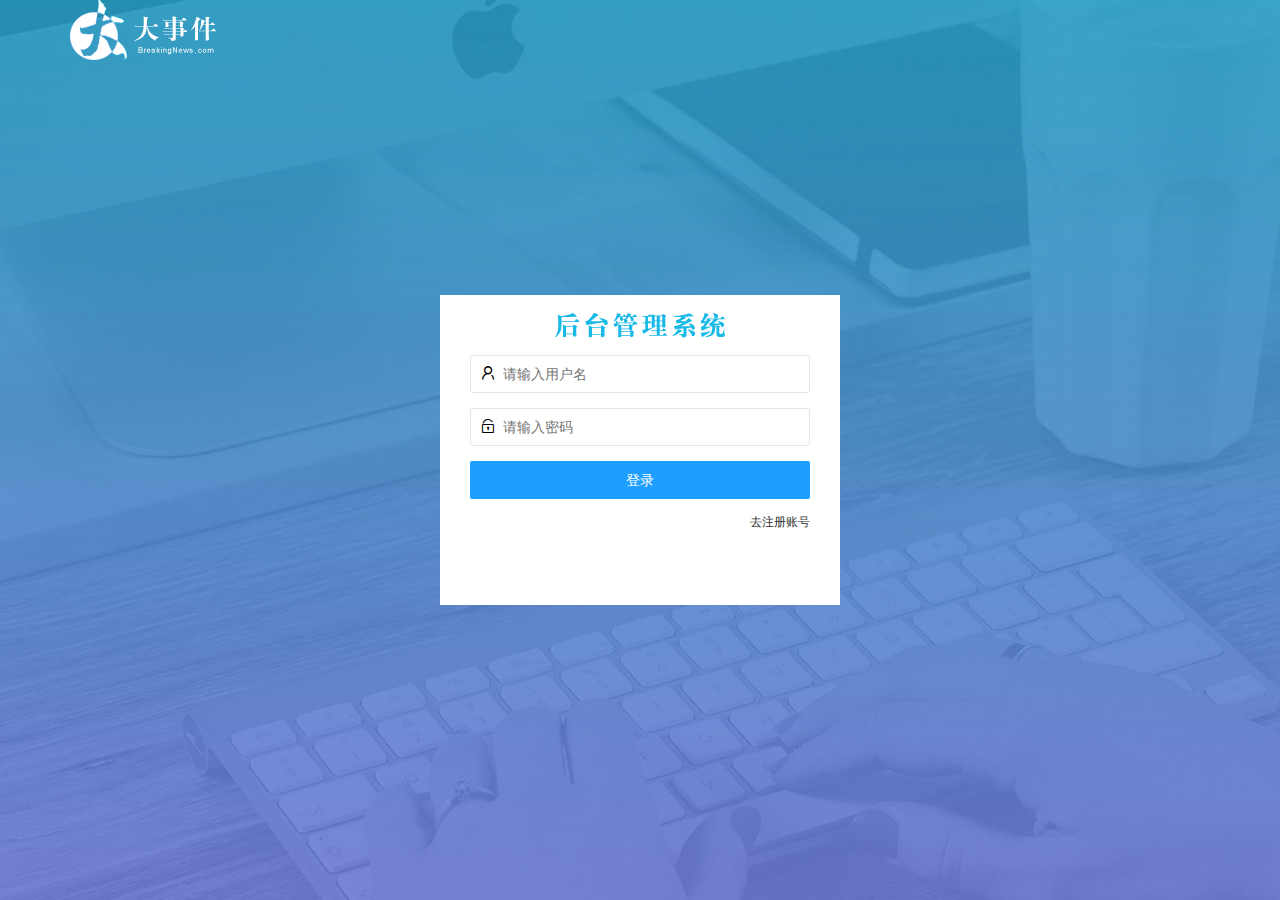
<file: login.html>
<!DOCTYPE html>
<html lang="en">


<head>
    <meta charset="UTF-8" />
    <meta name="viewport" content="width=device-width, initial-scale=1.0" />
    <title>大事件-登录/注册</title>
    <!-- 导入 LayUI 的样式 -->
    <link rel="stylesheet" href="/assets/lib/layui/css/layui.css" />
    <!-- 导入自己的样式表 -->
    <link rel="stylesheet" href="/assets/css/login.css" />


</head>


<body>
    <!-- 头部的 Logo 区域 -->
    <div class="layui-main">
        <img src="/assets/images/logo.png" alt="" />
    </div>


    <!-- 登录注册区域 -->
    <div class="loginAndRegBox">
        <div class="title-box"></div>
        <!-- 登录页面 -->
        <div class="login-box">


            <!-- 登录的div -->
            <div class="login-box">
                <!-- 登录的表单 -->
                <form class="layui-form" action="" id="form_login">
                    <!-- 用户名 -->
                    <div class="layui-form-item">
                        <i class="layui-icon layui-icon-username"></i>
                        <input type="text" name="username" required lay-verify="required" placeholder="请输入用户名" autocomplete="off" class="layui-input" />
                    </div>
                    <!-- 密码 -->
                    <div class="layui-form-item">
                        <i class="layui-icon layui-icon-password"></i>
                        <input type="password" name="password" required lay-verify="required |pwd|repwd" placeholder="请输入密码" autocomplete="off" class="layui-input" />
                    </div>
                    <!-- 登录按钮 -->
                    <div class="layui-form-item">
                        <!-- 注意：表单提交按钮和普通按钮的区别，就是 lay-submit 属性 -->
                        <button class="layui-btn layui-btn-fluid layui-btn-normal" lay-submit>登录</button>
                    </div>
                    <div class="layui-form-item links">
                        <a href="javascript:;" id="link_reg">去注册账号</a>
                    </div>
                </form>
            </div>




        </div>
        <!-- 注册页面 -->
        <div class="reg-box">
          <form class="layui-form" action="" id="form_reg">
            <!-- 用户名 -->
            <div class="layui-form-item">
              <i class="layui-icon layui-icon-username"></i>
              <input type="text" name="username" required lay-verify="required" placeholder="请输入用户名" autocomplete="off" class="layui-input" />
            </div>
            <!-- 密码 -->
            <div class="layui-form-item">
              <i class="layui-icon layui-icon-password"></i>
              <input type="password" name="password" required lay-verify="required" placeholder="请输入密码" autocomplete="off" class="layui-input" />
            </div>
            <!-- 密码确认框 -->
            <div class="layui-form-item">
              <i class="layui-icon layui-icon-password"></i>
              <input type="password" name="repassword" required lay-verify="required" placeholder="再次确认密码" autocomplete="off" class="layui-input" />
            </div>
            <!-- 注册按钮 -->
            <div class="layui-form-item">
              <!-- 注意：表单提交按钮和普通按钮的区别，就是 lay-submit 属性 -->
              <button class="layui-btn layui-btn-fluid layui-btn-normal" lay-submit>注册</button>
            </div>
            <div class="layui-form-item links">
              <a href="javascript:;" id="link_login">去登录</a>
            </div>
          </form>
        </div>
    </div>
    <script src="/assets/lib/layui/layui.all.js"></script>
    <script src="/assets/lib/jquery.js"></script>
    <script src="/assets/js/baseAPI.js"></script>
    <script src="/assets/js/index.js"></script>
   
</body>


</html>
</file>
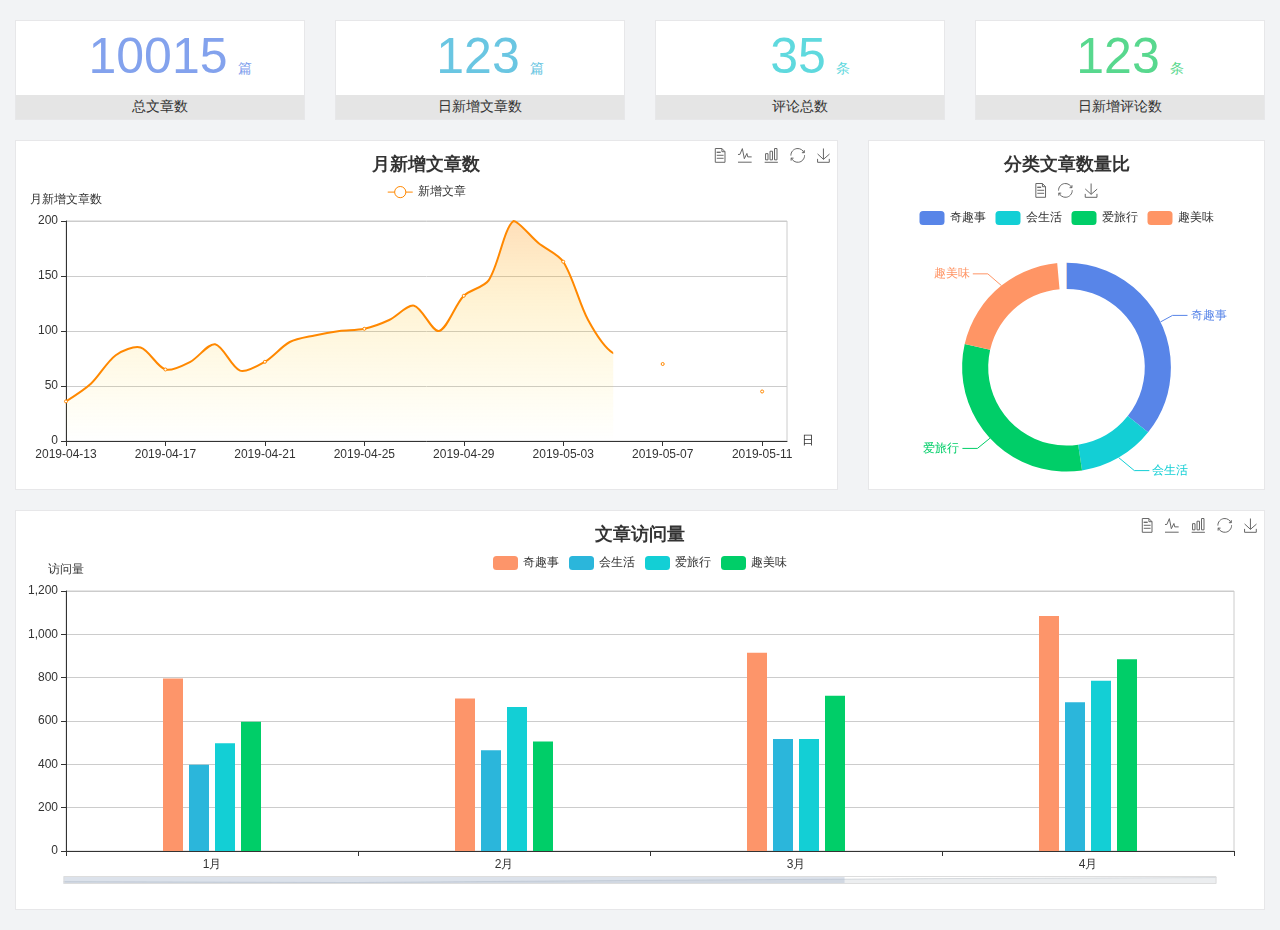
<file: home/dashboard.html>
<!DOCTYPE html>
<html lang="en">

<head>
  <meta charset="UTF-8">
  <meta name="viewport" content="width=device-width, initial-scale=1.0">
  <meta http-equiv="X-UA-Compatible" content="ie=edge">
  <title>图表统计</title>
  <link rel="stylesheet" href="../../assets/lib/bootstrap.css" />
  <link rel="stylesheet" href="../../assets/lib/main.css" />
  <script src="../../assets/lib/jquery.js"></script>
  <script type="text/javascript" src="../../assets/lib/echarts.min.js"></script>
</head>

<body>
  <div class="container-fluid">
    <div class="row spannel_list">
      <div class="col-sm-3 col-xs-6">
        <div class="spannel">
          <em>10015</em><span>篇</span>
          <b>总文章数</b>
        </div>
      </div>
      <div class="col-sm-3 col-xs-6">
        <div class="spannel scolor01">
          <em>123</em><span>篇</span>
          <b>日新增文章数</b>
        </div>
      </div>
      <div class="col-sm-3 col-xs-6">
        <div class="spannel scolor02">
          <em>35</em><span>条</span>
          <b>评论总数</b>
        </div>
      </div>
      <div class="col-sm-3 col-xs-6">
        <div class="spannel scolor03">
          <em>123</em><span>条</span>
          <b>日新增评论数</b>
        </div>
      </div>
    </div>
  </div>

  <div class="container-fluid">
    <div class="row curve-pie">
      <div class="col-lg-8 col-md-8">
        <div class="gragh_pannel" id="curve_show"></div>
      </div>
      <div class="col-lg-4 col-md-4">
        <div class="gragh_pannel" id="pie_show"></div>
      </div>
    </div>
  </div>

  <div class="container-fluid">
    <div class="column_pannel" id="column_show"></div>
  </div>

  <script>
    var oChart = echarts.init(document.getElementById('curve_show'));
    var aList_all = [
      { 'count': 36, 'date': '2019-04-13' },
      { 'count': 52, 'date': '2019-04-14' },
      { 'count': 78, 'date': '2019-04-15' },
      { 'count': 85, 'date': '2019-04-16' },
      { 'count': 65, 'date': '2019-04-17' },
      { 'count': 72, 'date': '2019-04-18' },
      { 'count': 88, 'date': '2019-04-19' },
      { 'count': 64, 'date': '2019-04-20' },
      { 'count': 72, 'date': '2019-04-21' },
      { 'count': 90, 'date': '2019-04-22' },
      { 'count': 96, 'date': '2019-04-23' },
      { 'count': 100, 'date': '2019-04-24' },
      { 'count': 102, 'date': '2019-04-25' },
      { 'count': 110, 'date': '2019-04-26' },
      { 'count': 123, 'date': '2019-04-27' },
      { 'count': 100, 'date': '2019-04-28' },
      { 'count': 132, 'date': '2019-04-29' },
      { 'count': 146, 'date': '2019-04-30' },
      { 'count': 200, 'date': '2019-05-01' },
      { 'count': 180, 'date': '2019-05-02' },
      { 'count': 163, 'date': '2019-05-03' },
      { 'count': 110, 'date': '2019-05-04' },
      { 'count': 80, 'date': '2019-05-05' },
      { 'count': 82, 'date': '2019-05-06' },
      { 'count': 70, 'date': '2019-05-07' },
      { 'count': 65, 'date': '2019-05-08' },
      { 'count': 54, 'date': '2019-05-09' },
      { 'count': 40, 'date': '2019-05-10' },
      { 'count': 45, 'date': '2019-05-11' },
      { 'count': 38, 'date': '2019-05-12' },
    ];

    let aCount = [];
    let aDate = [];

    for (var i = 0; i < aList_all.length; i++) {
      aCount.push(aList_all[i].count);
      aDate.push(aList_all[i].date);
    }

    var chartopt = {
      title: {
        text: '月新增文章数',
        left: 'center',
        top: '10'
      },
      tooltip: {
        trigger: 'axis'
      },
      legend: {
        data: ['新增文章'],
        top: '40'
      },
      toolbox: {
        show: true,
        feature: {
          mark: { show: true },
          dataView: { show: true, readOnly: false },
          magicType: { show: true, type: ['line', 'bar'] },
          restore: { show: true },
          saveAsImage: { show: true }
        }
      },
      calculable: true,
      xAxis: [
        {
          name: '日',
          type: 'category',
          boundaryGap: false,
          data: aDate
        }
      ],
      yAxis: [
        {
          name: '月新增文章数',
          type: 'value'
        }
      ],
      series: [
        {
          name: '新增文章',
          type: 'line',
          smooth: true,
          itemStyle: { normal: { areaStyle: { type: 'default' }, color: '#f80' }, lineStyle: { color: '#f80' } },
          data: aCount
        }],
      areaStyle: {
        normal: {
          color: new echarts.graphic.LinearGradient(0, 0, 0, 1, [{
            offset: 0,
            color: 'rgba(255,136,0,0.39)'
          }, {
            offset: .34,
            color: 'rgba(255,180,0,0.25)'
          }, {
            offset: 1,
            color: 'rgba(255,222,0,0.00)'
          }])

        }
      },
      grid: {
        show: true,
        x: 50,
        x2: 50,
        y: 80,
        height: 220
      }
    };

    oChart.setOption(chartopt);


    var oPie = echarts.init(document.getElementById('pie_show'));
    var oPieopt =
    {
      title: {
        top: 10,
        text: '分类文章数量比',
        x: 'center'
      },
      tooltip: {
        trigger: 'item',
        formatter: "{a} <br/>{b} : {c} ({d}%)"
      },
      color: ['#5885e8', '#13cfd5', '#00ce68', '#ff9565'],
      legend: {
        x: 'center',
        top: 65,
        data: ['奇趣事', '会生活', '爱旅行', '趣美味']
      },
      toolbox: {
        show: true,
        x: 'center',
        top: 35,
        feature: {
          mark: { show: true },
          dataView: { show: true, readOnly: false },
          magicType: {
            show: true,
            type: ['pie', 'funnel'],
            option: {
              funnel: {
                x: '25%',
                width: '50%',
                funnelAlign: 'left',
                max: 1548
              }
            }
          },
          restore: { show: true },
          saveAsImage: { show: true }
        }
      },
      calculable: true,
      series: [
        {
          name: '访问来源',
          type: 'pie',
          radius: ['45%', '60%'],
          center: ['50%', '65%'],
          data: [
            { value: 300, name: '奇趣事' },
            { value: 100, name: '会生活' },
            { value: 260, name: '爱旅行' },
            { value: 180, name: '趣美味' }
          ]
        }
      ]
    };
    oPie.setOption(oPieopt);



    var oColumn = this.echarts.init(document.getElementById('column_show'));
    var oColumnopt =
    {
      title: {
        text: '文章访问量',
        left: 'center',
        top: '10'
      },
      tooltip: {
        trigger: 'axis'
      },
      legend: {
        data: ['奇趣事', '会生活', '爱旅行', '趣美味'],
        top: '40'
      },
      toolbox: {
        show: true,
        feature: {
          mark: { show: true },
          dataView: { show: true, readOnly: false },
          magicType: { show: true, type: ['line', 'bar'] },
          restore: { show: true },
          saveAsImage: { show: true }
        }
      },
      calculable: true,
      xAxis: [
        {
          type: 'category',
          data: ['1月', '2月', '3月', '4月', '5月']
        }
      ],
      yAxis: [
        {
          name: '访问量',
          type: 'value'
        }
      ],
      series: [
        {
          name: '奇趣事',
          type: 'bar',
          barWidth: 20,
          itemStyle: {
            normal: { areaStyle: { type: 'default' }, color: '#fd956a' }
          },
          data: [800, 708, 920, 1090, 1200]
        },
        {
          name: '会生活',
          type: 'bar',
          barWidth: 20,
          itemStyle: {
            normal: { areaStyle: { type: 'default' }, color: '#2bb6db' }
          },
          data: [400, 468, 520, 690, 800]
        },
        {
          name: '爱旅行',
          type: 'bar',
          barWidth: 20,
          itemStyle: {
            normal: { areaStyle: { type: 'default' }, color: '#13cfd5' }
          },
          data: [500, 668, 520, 790, 900]
        },
        {
          name: '趣美味',
          type: 'bar',
          barWidth: 20,
          itemStyle: {
            normal: { areaStyle: { type: 'default' }, color: '#00ce68' }
          },
          data: [600, 508, 720, 890, 1000]
        }
      ],
      grid: {
        show: true,
        x: 50,
        x2: 30,
        y: 80,
        height: 260
      },
      dataZoom: [//给x轴设置滚动条
        {
          start: 0,//默认为0
          end: 100 - 1000 / 31,//默认为100
          type: 'slider',
          show: true,
          xAxisIndex: [0],
          handleSize: 0,//滑动条的 左右2个滑动条的大小
          height: 8,//组件高度
          left: 45, //左边的距离
          right: 50,//右边的距离
          bottom: 26,//右边的距离
          handleColor: '#ddd',//h滑动图标的颜色
          handleStyle: {
            borderColor: "#cacaca",
            borderWidth: "1",
            shadowBlur: 2,
            background: "#ddd",
            shadowColor: "#ddd",
          }
        }]
    };
    oColumn.setOption(oColumnopt);
  </script>
</body>

</html>
</file>
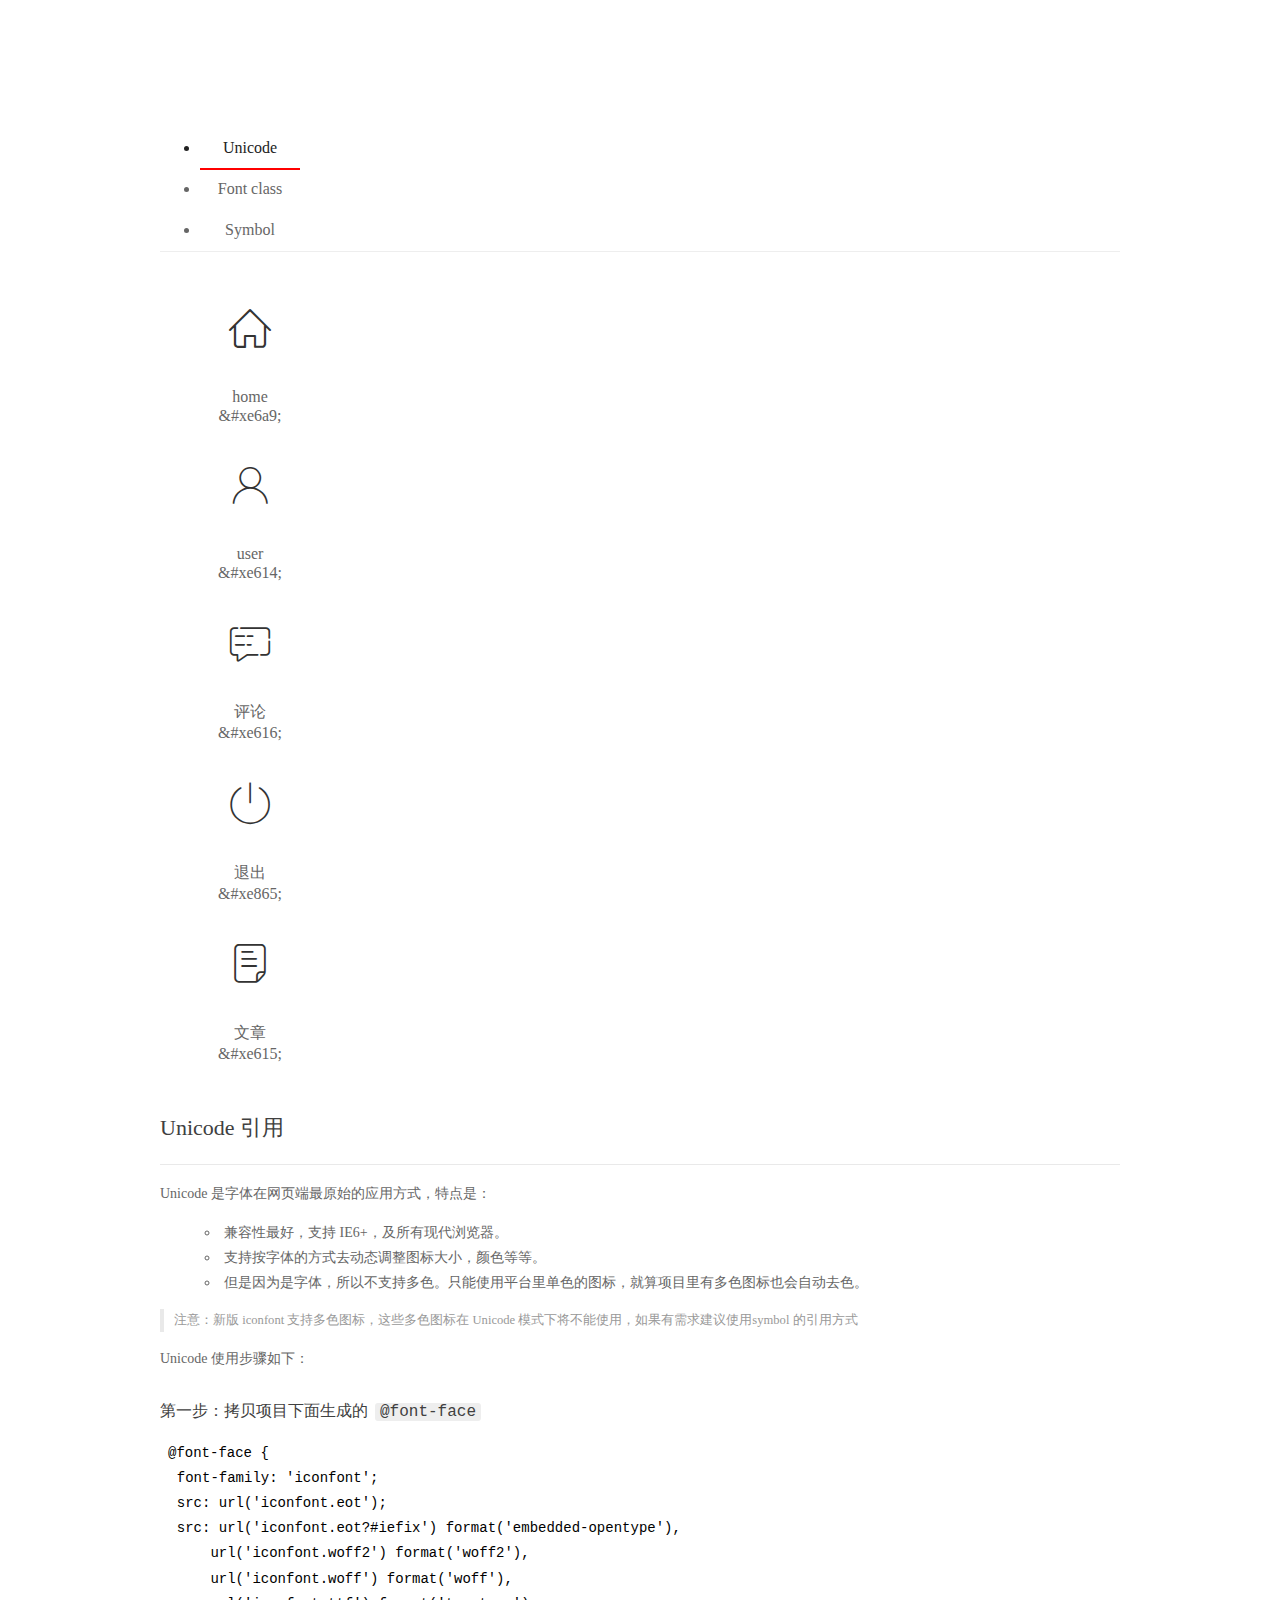
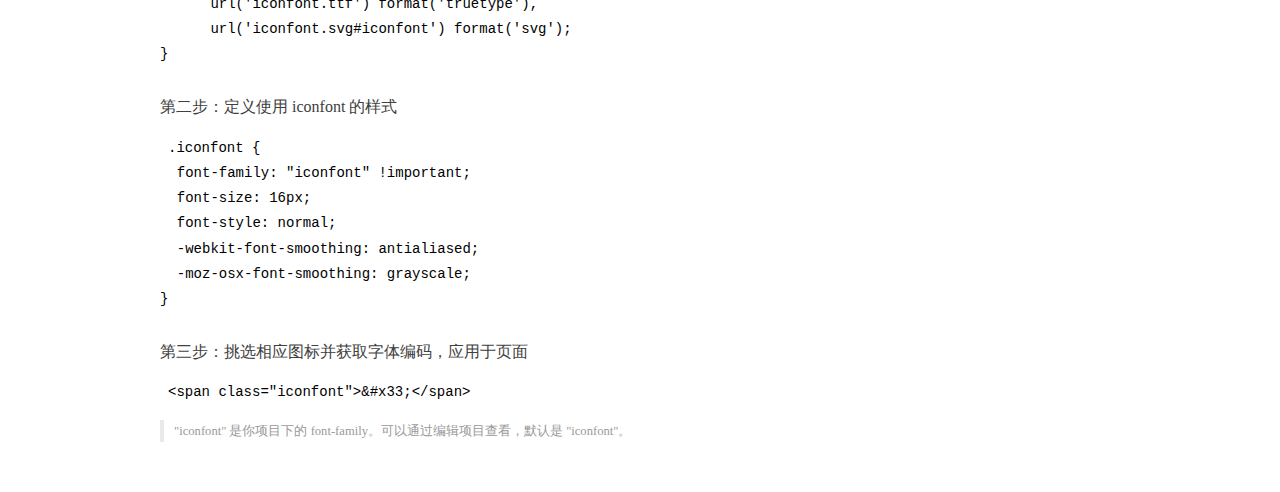
<file: assets/fonts/demo_index.html>
<!DOCTYPE html>
<html>
<head>
  <meta charset="utf-8"/>
  <title>IconFont Demo</title>
  <link rel="shortcut icon" href="https://gtms04.alicdn.com/tps/i4/TB1_oz6GVXXXXaFXpXXJDFnIXXX-64-64.ico" type="image/x-icon"/>
  <link rel="stylesheet" href="https://g.alicdn.com/thx/cube/1.3.2/cube.min.css">
  <link rel="stylesheet" href="demo.css">
  <link rel="stylesheet" href="iconfont.css">
  <script src="iconfont.js"></script>
  <!-- jQuery -->
  <script src="https://a1.alicdn.com/oss/uploads/2018/12/26/7bfddb60-08e8-11e9-9b04-53e73bb6408b.js"></script>
  <!-- 代码高亮 -->
  <script src="https://a1.alicdn.com/oss/uploads/2018/12/26/a3f714d0-08e6-11e9-8a15-ebf944d7534c.js"></script>
</head>
<body>
  <div class="main">
    <h1 class="logo"><a href="https://www.iconfont.cn/" title="iconfont 首页" target="_blank">&#xe86b;</a></h1>
    <div class="nav-tabs">
      <ul id="tabs" class="dib-box">
        <li class="dib active"><span>Unicode</span></li>
        <li class="dib"><span>Font class</span></li>
        <li class="dib"><span>Symbol</span></li>
      </ul>
      
    </div>
    <div class="tab-container">
      <div class="content unicode" style="display: block;">
          <ul class="icon_lists dib-box">
          
            <li class="dib">
              <span class="icon iconfont">&#xe6a9;</span>
                <div class="name">home</div>
                <div class="code-name">&amp;#xe6a9;</div>
              </li>
          
            <li class="dib">
              <span class="icon iconfont">&#xe614;</span>
                <div class="name">user</div>
                <div class="code-name">&amp;#xe614;</div>
              </li>
          
            <li class="dib">
              <span class="icon iconfont">&#xe616;</span>
                <div class="name">评论</div>
                <div class="code-name">&amp;#xe616;</div>
              </li>
          
            <li class="dib">
              <span class="icon iconfont">&#xe865;</span>
                <div class="name">退出</div>
                <div class="code-name">&amp;#xe865;</div>
              </li>
          
            <li class="dib">
              <span class="icon iconfont">&#xe615;</span>
                <div class="name">文章</div>
                <div class="code-name">&amp;#xe615;</div>
              </li>
          
          </ul>
          <div class="article markdown">
          <h2 id="unicode-">Unicode 引用</h2>
          <hr>

          <p>Unicode 是字体在网页端最原始的应用方式，特点是：</p>
          <ul>
            <li>兼容性最好，支持 IE6+，及所有现代浏览器。</li>
            <li>支持按字体的方式去动态调整图标大小，颜色等等。</li>
            <li>但是因为是字体，所以不支持多色。只能使用平台里单色的图标，就算项目里有多色图标也会自动去色。</li>
          </ul>
          <blockquote>
            <p>注意：新版 iconfont 支持多色图标，这些多色图标在 Unicode 模式下将不能使用，如果有需求建议使用symbol 的引用方式</p>
          </blockquote>
          <p>Unicode 使用步骤如下：</p>
          <h3 id="-font-face">第一步：拷贝项目下面生成的 <code>@font-face</code></h3>
<pre><code class="language-css"
>@font-face {
  font-family: 'iconfont';
  src: url('iconfont.eot');
  src: url('iconfont.eot?#iefix') format('embedded-opentype'),
      url('iconfont.woff2') format('woff2'),
      url('iconfont.woff') format('woff'),
      url('iconfont.ttf') format('truetype'),
      url('iconfont.svg#iconfont') format('svg');
}
</code></pre>
          <h3 id="-iconfont-">第二步：定义使用 iconfont 的样式</h3>
<pre><code class="language-css"
>.iconfont {
  font-family: "iconfont" !important;
  font-size: 16px;
  font-style: normal;
  -webkit-font-smoothing: antialiased;
  -moz-osx-font-smoothing: grayscale;
}
</code></pre>
          <h3 id="-">第三步：挑选相应图标并获取字体编码，应用于页面</h3>
<pre>
<code class="language-html"
>&lt;span class="iconfont"&gt;&amp;#x33;&lt;/span&gt;
</code></pre>
          <blockquote>
            <p>"iconfont" 是你项目下的 font-family。可以通过编辑项目查看，默认是 "iconfont"。</p>
          </blockquote>
          </div>
      </div>
      <div class="content font-class">
        <ul class="icon_lists dib-box">
          
          <li class="dib">
            <span class="icon iconfont icon-home"></span>
            <div class="name">
              home
            </div>
            <div class="code-name">.icon-home
            </div>
          </li>
          
          <li class="dib">
            <span class="icon iconfont icon-user"></span>
            <div class="name">
              user
            </div>
            <div class="code-name">.icon-user
            </div>
          </li>
          
          <li class="dib">
            <span class="icon iconfont icon-pinglun"></span>
            <div class="name">
              评论
            </div>
            <div class="code-name">.icon-pinglun
            </div>
          </li>
          
          <li class="dib">
            <span class="icon iconfont icon-tuichu"></span>
            <div class="name">
              退出
            </div>
            <div class="code-name">.icon-tuichu
            </div>
          </li>
          
          <li class="dib">
            <span class="icon iconfont icon-16"></span>
            <div class="name">
              文章
            </div>
            <div class="code-name">.icon-16
            </div>
          </li>
          
        </ul>
        <div class="article markdown">
        <h2 id="font-class-">font-class 引用</h2>
        <hr>

        <p>font-class 是 Unicode 使用方式的一种变种，主要是解决 Unicode 书写不直观，语意不明确的问题。</p>
        <p>与 Unicode 使用方式相比，具有如下特点：</p>
        <ul>
          <li>兼容性良好，支持 IE8+，及所有现代浏览器。</li>
          <li>相比于 Unicode 语意明确，书写更直观。可以很容易分辨这个 icon 是什么。</li>
          <li>因为使用 class 来定义图标，所以当要替换图标时，只需要修改 class 里面的 Unicode 引用。</li>
          <li>不过因为本质上还是使用的字体，所以多色图标还是不支持的。</li>
        </ul>
        <p>使用步骤如下：</p>
        <h3 id="-fontclass-">第一步：引入项目下面生成的 fontclass 代码：</h3>
<pre><code class="language-html">&lt;link rel="stylesheet" href="./iconfont.css"&gt;
</code></pre>
        <h3 id="-">第二步：挑选相应图标并获取类名，应用于页面：</h3>
<pre><code class="language-html">&lt;span class="iconfont icon-xxx"&gt;&lt;/span&gt;
</code></pre>
        <blockquote>
          <p>"
            iconfont" 是你项目下的 font-family。可以通过编辑项目查看，默认是 "iconfont"。</p>
        </blockquote>
      </div>
      </div>
      <div class="content symbol">
          <ul class="icon_lists dib-box">
          
            <li class="dib">
                <svg class="icon svg-icon" aria-hidden="true">
                  <use xlink:href="#icon-home"></use>
                </svg>
                <div class="name">home</div>
                <div class="code-name">#icon-home</div>
            </li>
          
            <li class="dib">
                <svg class="icon svg-icon" aria-hidden="true">
                  <use xlink:href="#icon-user"></use>
                </svg>
                <div class="name">user</div>
                <div class="code-name">#icon-user</div>
            </li>
          
            <li class="dib">
                <svg class="icon svg-icon" aria-hidden="true">
                  <use xlink:href="#icon-pinglun"></use>
                </svg>
                <div class="name">评论</div>
                <div class="code-name">#icon-pinglun</div>
            </li>
          
            <li class="dib">
                <svg class="icon svg-icon" aria-hidden="true">
                  <use xlink:href="#icon-tuichu"></use>
                </svg>
                <div class="name">退出</div>
                <div class="code-name">#icon-tuichu</div>
            </li>
          
            <li class="dib">
                <svg class="icon svg-icon" aria-hidden="true">
                  <use xlink:href="#icon-16"></use>
                </svg>
                <div class="name">文章</div>
                <div class="code-name">#icon-16</div>
            </li>
          
          </ul>
          <div class="article markdown">
          <h2 id="symbol-">Symbol 引用</h2>
          <hr>

          <p>这是一种全新的使用方式，应该说这才是未来的主流，也是平台目前推荐的用法。相关介绍可以参考这篇<a href="">文章</a>
            这种用法其实是做了一个 SVG 的集合，与另外两种相比具有如下特点：</p>
          <ul>
            <li>支持多色图标了，不再受单色限制。</li>
            <li>通过一些技巧，支持像字体那样，通过 <code>font-size</code>, <code>color</code> 来调整样式。</li>
            <li>兼容性较差，支持 IE9+，及现代浏览器。</li>
            <li>浏览器渲染 SVG 的性能一般，还不如 png。</li>
          </ul>
          <p>使用步骤如下：</p>
          <h3 id="-symbol-">第一步：引入项目下面生成的 symbol 代码：</h3>
<pre><code class="language-html">&lt;script src="./iconfont.js"&gt;&lt;/script&gt;
</code></pre>
          <h3 id="-css-">第二步：加入通用 CSS 代码（引入一次就行）：</h3>
<pre><code class="language-html">&lt;style&gt;
.icon {
  width: 1em;
  height: 1em;
  vertical-align: -0.15em;
  fill: currentColor;
  overflow: hidden;
}
&lt;/style&gt;
</code></pre>
          <h3 id="-">第三步：挑选相应图标并获取类名，应用于页面：</h3>
<pre><code class="language-html">&lt;svg class="icon" aria-hidden="true"&gt;
  &lt;use xlink:href="#icon-xxx"&gt;&lt;/use&gt;
&lt;/svg&gt;
</code></pre>
          </div>
      </div>

    </div>
  </div>
  <script>
  $(document).ready(function () {
      $('.tab-container .content:first').show()

      $('#tabs li').click(function (e) {
        var tabContent = $('.tab-container .content')
        var index = $(this).index()

        if ($(this).hasClass('active')) {
          return
        } else {
          $('#tabs li').removeClass('active')
          $(this).addClass('active')

          tabContent.hide().eq(index).fadeIn()
        }
      })
    })
  </script>
</body>
</html>
</file>
<file: assets/lib/layui/css/layui.css>
/** layui-v2.5.5 MIT License By https://www.layui.com */
 .layui-inline,img{display:inline-block;vertical-align:middle}h1,h2,h3,h4,h5,h6{font-weight:400}.layui-edge,.layui-header,.layui-inline,.layui-main{position:relative}.layui-body,.layui-edge,.layui-elip{overflow:hidden}.layui-btn,.layui-edge,.layui-inline,img{vertical-align:middle}.layui-btn,.layui-disabled,.layui-icon,.layui-unselect{-moz-user-select:none;-webkit-user-select:none;-ms-user-select:none}.layui-elip,.layui-form-checkbox span,.layui-form-pane .layui-form-label{text-overflow:ellipsis;white-space:nowrap}.layui-breadcrumb,.layui-tree-btnGroup{visibility:hidden}blockquote,body,button,dd,div,dl,dt,form,h1,h2,h3,h4,h5,h6,input,li,ol,p,pre,td,textarea,th,ul{margin:0;padding:0;-webkit-tap-highlight-color:rgba(0,0,0,0)}a:active,a:hover{outline:0}img{border:none}li{list-style:none}table{border-collapse:collapse;border-spacing:0}h4,h5,h6{font-size:100%}button,input,optgroup,option,select,textarea{font-family:inherit;font-size:inherit;font-style:inherit;font-weight:inherit;outline:0}pre{white-space:pre-wrap;white-space:-moz-pre-wrap;white-space:-pre-wrap;white-space:-o-pre-wrap;word-wrap:break-word}body{line-height:24px;font:14px Helvetica Neue,Helvetica,PingFang SC,Tahoma,Arial,sans-serif}hr{height:1px;margin:10px 0;border:0;clear:both}a{color:#333;text-decoration:none}a:hover{color:#777}a cite{font-style:normal;*cursor:pointer}.layui-border-box,.layui-border-box *{box-sizing:border-box}.layui-box,.layui-box *{box-sizing:content-box}.layui-clear{clear:both;*zoom:1}.layui-clear:after{content:'\20';clear:both;*zoom:1;display:block;height:0}.layui-inline{*display:inline;*zoom:1}.layui-edge{display:inline-block;width:0;height:0;border-width:6px;border-style:dashed;border-color:transparent}.layui-edge-top{top:-4px;border-bottom-color:#999;border-bottom-style:solid}.layui-edge-right{border-left-color:#999;border-left-style:solid}.layui-edge-bottom{top:2px;border-top-color:#999;border-top-style:solid}.layui-edge-left{border-right-color:#999;border-right-style:solid}.layui-disabled,.layui-disabled:hover{color:#d2d2d2!important;cursor:not-allowed!important}.layui-circle{border-radius:100%}.layui-show{display:block!important}.layui-hide{display:none!important}@font-face{font-family:layui-icon;src:url(../font/iconfont.eot?v=250);src:url(../font/iconfont.eot?v=250#iefix) format('embedded-opentype'),url(../font/iconfont.woff2?v=250) format('woff2'),url(../font/iconfont.woff?v=250) format('woff'),url(../font/iconfont.ttf?v=250) format('truetype'),url(../font/iconfont.svg?v=250#layui-icon) format('svg')}.layui-icon{font-family:layui-icon!important;font-size:16px;font-style:normal;-webkit-font-smoothing:antialiased;-moz-osx-font-smoothing:grayscale}.layui-icon-reply-fill:before{content:"\e611"}.layui-icon-set-fill:before{content:"\e614"}.layui-icon-menu-fill:before{content:"\e60f"}.layui-icon-search:before{content:"\e615"}.layui-icon-share:before{content:"\e641"}.layui-icon-set-sm:before{content:"\e620"}.layui-icon-engine:before{content:"\e628"}.layui-icon-close:before{content:"\1006"}.layui-icon-close-fill:before{content:"\1007"}.layui-icon-chart-screen:before{content:"\e629"}.layui-icon-star:before{content:"\e600"}.layui-icon-circle-dot:before{content:"\e617"}.layui-icon-chat:before{content:"\e606"}.layui-icon-release:before{content:"\e609"}.layui-icon-list:before{content:"\e60a"}.layui-icon-chart:before{content:"\e62c"}.layui-icon-ok-circle:before{content:"\1005"}.layui-icon-layim-theme:before{content:"\e61b"}.layui-icon-table:before{content:"\e62d"}.layui-icon-right:before{content:"\e602"}.layui-icon-left:before{content:"\e603"}.layui-icon-cart-simple:before{content:"\e698"}.layui-icon-face-cry:before{content:"\e69c"}.layui-icon-face-smile:before{content:"\e6af"}.layui-icon-survey:before{content:"\e6b2"}.layui-icon-tree:before{content:"\e62e"}.layui-icon-upload-circle:before{content:"\e62f"}.layui-icon-add-circle:before{content:"\e61f"}.layui-icon-download-circle:before{content:"\e601"}.layui-icon-templeate-1:before{content:"\e630"}.layui-icon-util:before{content:"\e631"}.layui-icon-face-surprised:before{content:"\e664"}.layui-icon-edit:before{content:"\e642"}.layui-icon-speaker:before{content:"\e645"}.layui-icon-down:before{content:"\e61a"}.layui-icon-file:before{content:"\e621"}.layui-icon-layouts:before{content:"\e632"}.layui-icon-rate-half:before{content:"\e6c9"}.layui-icon-add-circle-fine:before{content:"\e608"}.layui-icon-prev-circle:before{content:"\e633"}.layui-icon-read:before{content:"\e705"}.layui-icon-404:before{content:"\e61c"}.layui-icon-carousel:before{content:"\e634"}.layui-icon-help:before{content:"\e607"}.layui-icon-code-circle:before{content:"\e635"}.layui-icon-water:before{content:"\e636"}.layui-icon-username:before{content:"\e66f"}.layui-icon-find-fill:before{content:"\e670"}.layui-icon-about:before{content:"\e60b"}.layui-icon-location:before{content:"\e715"}.layui-icon-up:before{content:"\e619"}.layui-icon-pause:before{content:"\e651"}.layui-icon-date:before{content:"\e637"}.layui-icon-layim-uploadfile:before{content:"\e61d"}.layui-icon-delete:before{content:"\e640"}.layui-icon-play:before{content:"\e652"}.layui-icon-top:before{content:"\e604"}.layui-icon-friends:before{content:"\e612"}.layui-icon-refresh-3:before{content:"\e9aa"}.layui-icon-ok:before{content:"\e605"}.layui-icon-layer:before{content:"\e638"}.layui-icon-face-smile-fine:before{content:"\e60c"}.layui-icon-dollar:before{content:"\e659"}.layui-icon-group:before{content:"\e613"}.layui-icon-layim-download:before{content:"\e61e"}.layui-icon-picture-fine:before{content:"\e60d"}.layui-icon-link:before{content:"\e64c"}.layui-icon-diamond:before{content:"\e735"}.layui-icon-log:before{content:"\e60e"}.layui-icon-rate-solid:before{content:"\e67a"}.layui-icon-fonts-del:before{content:"\e64f"}.layui-icon-unlink:before{content:"\e64d"}.layui-icon-fonts-clear:before{content:"\e639"}.layui-icon-triangle-r:before{content:"\e623"}.layui-icon-circle:before{content:"\e63f"}.layui-icon-radio:before{content:"\e643"}.layui-icon-align-center:before{content:"\e647"}.layui-icon-align-right:before{content:"\e648"}.layui-icon-align-left:before{content:"\e649"}.layui-icon-loading-1:before{content:"\e63e"}.layui-icon-return:before{content:"\e65c"}.layui-icon-fonts-strong:before{content:"\e62b"}.layui-icon-upload:before{content:"\e67c"}.layui-icon-dialogue:before{content:"\e63a"}.layui-icon-video:before{content:"\e6ed"}.layui-icon-headset:before{content:"\e6fc"}.layui-icon-cellphone-fine:before{content:"\e63b"}.layui-icon-add-1:before{content:"\e654"}.layui-icon-face-smile-b:before{content:"\e650"}.layui-icon-fonts-html:before{content:"\e64b"}.layui-icon-form:before{content:"\e63c"}.layui-icon-cart:before{content:"\e657"}.layui-icon-camera-fill:before{content:"\e65d"}.layui-icon-tabs:before{content:"\e62a"}.layui-icon-fonts-code:before{content:"\e64e"}.layui-icon-fire:before{content:"\e756"}.layui-icon-set:before{content:"\e716"}.layui-icon-fonts-u:before{content:"\e646"}.layui-icon-triangle-d:before{content:"\e625"}.layui-icon-tips:before{content:"\e702"}.layui-icon-picture:before{content:"\e64a"}.layui-icon-more-vertical:before{content:"\e671"}.layui-icon-flag:before{content:"\e66c"}.layui-icon-loading:before{content:"\e63d"}.layui-icon-fonts-i:before{content:"\e644"}.layui-icon-refresh-1:before{content:"\e666"}.layui-icon-rmb:before{content:"\e65e"}.layui-icon-home:before{content:"\e68e"}.layui-icon-user:before{content:"\e770"}.layui-icon-notice:before{content:"\e667"}.layui-icon-login-weibo:before{content:"\e675"}.layui-icon-voice:before{content:"\e688"}.layui-icon-upload-drag:before{content:"\e681"}.layui-icon-login-qq:before{content:"\e676"}.layui-icon-snowflake:before{content:"\e6b1"}.layui-icon-file-b:before{content:"\e655"}.layui-icon-template:before{content:"\e663"}.layui-icon-auz:before{content:"\e672"}.layui-icon-console:before{content:"\e665"}.layui-icon-app:before{content:"\e653"}.layui-icon-prev:before{content:"\e65a"}.layui-icon-website:before{content:"\e7ae"}.layui-icon-next:before{content:"\e65b"}.layui-icon-component:before{content:"\e857"}.layui-icon-more:before{content:"\e65f"}.layui-icon-login-wechat:before{content:"\e677"}.layui-icon-shrink-right:before{content:"\e668"}.layui-icon-spread-left:before{content:"\e66b"}.layui-icon-camera:before{content:"\e660"}.layui-icon-note:before{content:"\e66e"}.layui-icon-refresh:before{content:"\e669"}.layui-icon-female:before{content:"\e661"}.layui-icon-male:before{content:"\e662"}.layui-icon-password:before{content:"\e673"}.layui-icon-senior:before{content:"\e674"}.layui-icon-theme:before{content:"\e66a"}.layui-icon-tread:before{content:"\e6c5"}.layui-icon-praise:before{content:"\e6c6"}.layui-icon-star-fill:before{content:"\e658"}.layui-icon-rate:before{content:"\e67b"}.layui-icon-template-1:before{content:"\e656"}.layui-icon-vercode:before{content:"\e679"}.layui-icon-cellphone:before{content:"\e678"}.layui-icon-screen-full:before{content:"\e622"}.layui-icon-screen-restore:before{content:"\e758"}.layui-icon-cols:before{content:"\e610"}.layui-icon-export:before{content:"\e67d"}.layui-icon-print:before{content:"\e66d"}.layui-icon-slider:before{content:"\e714"}.layui-icon-addition:before{content:"\e624"}.layui-icon-subtraction:before{content:"\e67e"}.layui-icon-service:before{content:"\e626"}.layui-icon-transfer:before{content:"\e691"}.layui-main{width:1140px;margin:0 auto}.layui-header{z-index:1000;height:60px}.layui-header a:hover{transition:all .5s;-webkit-transition:all .5s}.layui-side{position:fixed;left:0;top:0;bottom:0;z-index:999;width:200px;overflow-x:hidden}.layui-side-scroll{position:relative;width:220px;height:100%;overflow-x:hidden}.layui-body{position:absolute;left:200px;right:0;top:0;bottom:0;z-index:998;width:auto;overflow-y:auto;box-sizing:border-box}.layui-layout-body{overflow:hidden}.layui-layout-admin .layui-header{background-color:#23262E}.layui-layout-admin .layui-side{top:60px;width:200px;overflow-x:hidden}.layui-layout-admin .layui-body{position:fixed;top:60px;bottom:44px}.layui-layout-admin .layui-main{width:auto;margin:0 15px}.layui-layout-admin .layui-footer{position:fixed;left:200px;right:0;bottom:0;height:44px;line-height:44px;padding:0 15px;background-color:#eee}.layui-layout-admin .layui-logo{position:absolute;left:0;top:0;width:200px;height:100%;line-height:60px;text-align:center;color:#009688;font-size:16px}.layui-layout-admin .layui-header .layui-nav{background:0 0}.layui-layout-left{position:absolute!important;left:200px;top:0}.layui-layout-right{position:absolute!important;right:0;top:0}.layui-container{position:relative;margin:0 auto;padding:0 15px;box-sizing:border-box}.layui-fluid{position:relative;margin:0 auto;padding:0 15px}.layui-row:after,.layui-row:before{content:'';display:block;clear:both}.layui-col-lg1,.layui-col-lg10,.layui-col-lg11,.layui-col-lg12,.layui-col-lg2,.layui-col-lg3,.layui-col-lg4,.layui-col-lg5,.layui-col-lg6,.layui-col-lg7,.layui-col-lg8,.layui-col-lg9,.layui-col-md1,.layui-col-md10,.layui-col-md11,.layui-col-md12,.layui-col-md2,.layui-col-md3,.layui-col-md4,.layui-col-md5,.layui-col-md6,.layui-col-md7,.layui-col-md8,.layui-col-md9,.layui-col-sm1,.layui-col-sm10,.layui-col-sm11,.layui-col-sm12,.layui-col-sm2,.layui-col-sm3,.layui-col-sm4,.layui-col-sm5,.layui-col-sm6,.layui-col-sm7,.layui-col-sm8,.layui-col-sm9,.layui-col-xs1,.layui-col-xs10,.layui-col-xs11,.layui-col-xs12,.layui-col-xs2,.layui-col-xs3,.layui-col-xs4,.layui-col-xs5,.layui-col-xs6,.layui-col-xs7,.layui-col-xs8,.layui-col-xs9{position:relative;display:block;box-sizing:border-box}.layui-col-xs1,.layui-col-xs10,.layui-col-xs11,.layui-col-xs12,.layui-col-xs2,.layui-col-xs3,.layui-col-xs4,.layui-col-xs5,.layui-col-xs6,.layui-col-xs7,.layui-col-xs8,.layui-col-xs9{float:left}.layui-col-xs1{width:8.33333333%}.layui-col-xs2{width:16.66666667%}.layui-col-xs3{width:25%}.layui-col-xs4{width:33.33333333%}.layui-col-xs5{width:41.66666667%}.layui-col-xs6{width:50%}.layui-col-xs7{width:58.33333333%}.layui-col-xs8{width:66.66666667%}.layui-col-xs9{width:75%}.layui-col-xs10{width:83.33333333%}.layui-col-xs11{width:91.66666667%}.layui-col-xs12{width:100%}.layui-col-xs-offset1{margin-left:8.33333333%}.layui-col-xs-offset2{margin-left:16.66666667%}.layui-col-xs-offset3{margin-left:25%}.layui-col-xs-offset4{margin-left:33.33333333%}.layui-col-xs-offset5{margin-left:41.66666667%}.layui-col-xs-offset6{margin-left:50%}.layui-col-xs-offset7{margin-left:58.33333333%}.layui-col-xs-offset8{margin-left:66.66666667%}.layui-col-xs-offset9{margin-left:75%}.layui-col-xs-offset10{margin-left:83.33333333%}.layui-col-xs-offset11{margin-left:91.66666667%}.layui-col-xs-offset12{margin-left:100%}@media screen and (max-width:768px){.layui-hide-xs{display:none!important}.layui-show-xs-block{display:block!important}.layui-show-xs-inline{display:inline!important}.layui-show-xs-inline-block{display:inline-block!important}}@media screen and (min-width:768px){.layui-container{width:750px}.layui-hide-sm{display:none!important}.layui-show-sm-block{display:block!important}.layui-show-sm-inline{display:inline!important}.layui-show-sm-inline-block{display:inline-block!important}.layui-col-sm1,.layui-col-sm10,.layui-col-sm11,.layui-col-sm12,.layui-col-sm2,.layui-col-sm3,.layui-col-sm4,.layui-col-sm5,.layui-col-sm6,.layui-col-sm7,.layui-col-sm8,.layui-col-sm9{float:left}.layui-col-sm1{width:8.33333333%}.layui-col-sm2{width:16.66666667%}.layui-col-sm3{width:25%}.layui-col-sm4{width:33.33333333%}.layui-col-sm5{width:41.66666667%}.layui-col-sm6{width:50%}.layui-col-sm7{width:58.33333333%}.layui-col-sm8{width:66.66666667%}.layui-col-sm9{width:75%}.layui-col-sm10{width:83.33333333%}.layui-col-sm11{width:91.66666667%}.layui-col-sm12{width:100%}.layui-col-sm-offset1{margin-left:8.33333333%}.layui-col-sm-offset2{margin-left:16.66666667%}.layui-col-sm-offset3{margin-left:25%}.layui-col-sm-offset4{margin-left:33.33333333%}.layui-col-sm-offset5{margin-left:41.66666667%}.layui-col-sm-offset6{margin-left:50%}.layui-col-sm-offset7{margin-left:58.33333333%}.layui-col-sm-offset8{margin-left:66.66666667%}.layui-col-sm-offset9{margin-left:75%}.layui-col-sm-offset10{margin-left:83.33333333%}.layui-col-sm-offset11{margin-left:91.66666667%}.layui-col-sm-offset12{margin-left:100%}}@media screen and (min-width:992px){.layui-container{width:970px}.layui-hide-md{display:none!important}.layui-show-md-block{display:block!important}.layui-show-md-inline{display:inline!important}.layui-show-md-inline-block{display:inline-block!important}.layui-col-md1,.layui-col-md10,.layui-col-md11,.layui-col-md12,.layui-col-md2,.layui-col-md3,.layui-col-md4,.layui-col-md5,.layui-col-md6,.layui-col-md7,.layui-col-md8,.layui-col-md9{float:left}.layui-col-md1{width:8.33333333%}.layui-col-md2{width:16.66666667%}.layui-col-md3{width:25%}.layui-col-md4{width:33.33333333%}.layui-col-md5{width:41.66666667%}.layui-col-md6{width:50%}.layui-col-md7{width:58.33333333%}.layui-col-md8{width:66.66666667%}.layui-col-md9{width:75%}.layui-col-md10{width:83.33333333%}.layui-col-md11{width:91.66666667%}.layui-col-md12{width:100%}.layui-col-md-offset1{margin-left:8.33333333%}.layui-col-md-offset2{margin-left:16.66666667%}.layui-col-md-offset3{margin-left:25%}.layui-col-md-offset4{margin-left:33.33333333%}.layui-col-md-offset5{margin-left:41.66666667%}.layui-col-md-offset6{margin-left:50%}.layui-col-md-offset7{margin-left:58.33333333%}.layui-col-md-offset8{margin-left:66.66666667%}.layui-col-md-offset9{margin-left:75%}.layui-col-md-offset10{margin-left:83.33333333%}.layui-col-md-offset11{margin-left:91.66666667%}.layui-col-md-offset12{margin-left:100%}}@media screen and (min-width:1200px){.layui-container{width:1170px}.layui-hide-lg{display:none!important}.layui-show-lg-block{display:block!important}.layui-show-lg-inline{display:inline!important}.layui-show-lg-inline-block{display:inline-block!important}.layui-col-lg1,.layui-col-lg10,.layui-col-lg11,.layui-col-lg12,.layui-col-lg2,.layui-col-lg3,.layui-col-lg4,.layui-col-lg5,.layui-col-lg6,.layui-col-lg7,.layui-col-lg8,.layui-col-lg9{float:left}.layui-col-lg1{width:8.33333333%}.layui-col-lg2{width:16.66666667%}.layui-col-lg3{width:25%}.layui-col-lg4{width:33.33333333%}.layui-col-lg5{width:41.66666667%}.layui-col-lg6{width:50%}.layui-col-lg7{width:58.33333333%}.layui-col-lg8{width:66.66666667%}.layui-col-lg9{width:75%}.layui-col-lg10{width:83.33333333%}.layui-col-lg11{width:91.66666667%}.layui-col-lg12{width:100%}.layui-col-lg-offset1{margin-left:8.33333333%}.layui-col-lg-offset2{margin-left:16.66666667%}.layui-col-lg-offset3{margin-left:25%}.layui-col-lg-offset4{margin-left:33.33333333%}.layui-col-lg-offset5{margin-left:41.66666667%}.layui-col-lg-offset6{margin-left:50%}.layui-col-lg-offset7{margin-left:58.33333333%}.layui-col-lg-offset8{margin-left:66.66666667%}.layui-col-lg-offset9{margin-left:75%}.layui-col-lg-offset10{margin-left:83.33333333%}.layui-col-lg-offset11{margin-left:91.66666667%}.layui-col-lg-offset12{margin-left:100%}}.layui-col-space1{margin:-.5px}.layui-col-space1>*{padding:.5px}.layui-col-space3{margin:-1.5px}.layui-col-space3>*{padding:1.5px}.layui-col-space5{margin:-2.5px}.layui-col-space5>*{padding:2.5px}.layui-col-space8{margin:-3.5px}.layui-col-space8>*{padding:3.5px}.layui-col-space10{margin:-5px}.layui-col-space10>*{padding:5px}.layui-col-space12{margin:-6px}.layui-col-space12>*{padding:6px}.layui-col-space15{margin:-7.5px}.layui-col-space15>*{padding:7.5px}.layui-col-space18{margin:-9px}.layui-col-space18>*{padding:9px}.layui-col-space20{margin:-10px}.layui-col-space20>*{padding:10px}.layui-col-space22{margin:-11px}.layui-col-space22>*{padding:11px}.layui-col-space25{margin:-12.5px}.layui-col-space25>*{padding:12.5px}.layui-col-space30{margin:-15px}.layui-col-space30>*{padding:15px}.layui-btn,.layui-input,.layui-select,.layui-textarea,.layui-upload-button{outline:0;-webkit-appearance:none;transition:all .3s;-webkit-transition:all .3s;box-sizing:border-box}.layui-elem-quote{margin-bottom:10px;padding:15px;line-height:22px;border-left:5px solid #009688;border-radius:0 2px 2px 0;background-color:#f2f2f2}.layui-quote-nm{border-style:solid;border-width:1px 1px 1px 5px;background:0 0}.layui-elem-field{margin-bottom:10px;padding:0;border-width:1px;border-style:solid}.layui-elem-field legend{margin-left:20px;padding:0 10px;font-size:20px;font-weight:300}.layui-field-title{margin:10px 0 20px;border-width:1px 0 0}.layui-field-box{padding:10px 15px}.layui-field-title .layui-field-box{padding:10px 0}.layui-progress{position:relative;height:6px;border-radius:20px;background-color:#e2e2e2}.layui-progress-bar{position:absolute;left:0;top:0;width:0;max-width:100%;height:6px;border-radius:20px;text-align:right;background-color:#5FB878;transition:all .3s;-webkit-transition:all .3s}.layui-progress-big,.layui-progress-big .layui-progress-bar{height:18px;line-height:18px}.layui-progress-text{position:relative;top:-20px;line-height:18px;font-size:12px;color:#666}.layui-progress-big .layui-progress-text{position:static;padding:0 10px;color:#fff}.layui-collapse{border-width:1px;border-style:solid;border-radius:2px}.layui-colla-content,.layui-colla-item{border-top-width:1px;border-top-style:solid}.layui-colla-item:first-child{border-top:none}.layui-colla-title{position:relative;height:42px;line-height:42px;padding:0 15px 0 35px;color:#333;background-color:#f2f2f2;cursor:pointer;font-size:14px;overflow:hidden}.layui-colla-content{display:none;padding:10px 15px;line-height:22px;color:#666}.layui-colla-icon{position:absolute;left:15px;top:0;font-size:14px}.layui-card{margin-bottom:15px;border-radius:2px;background-color:#fff;box-shadow:0 1px 2px 0 rgba(0,0,0,.05)}.layui-card:last-child{margin-bottom:0}.layui-card-header{position:relative;height:42px;line-height:42px;padding:0 15px;border-bottom:1px solid #f6f6f6;color:#333;border-radius:2px 2px 0 0;font-size:14px}.layui-bg-black,.layui-bg-blue,.layui-bg-cyan,.layui-bg-green,.layui-bg-orange,.layui-bg-red{color:#fff!important}.layui-card-body{position:relative;padding:10px 15px;line-height:24px}.layui-card-body[pad15]{padding:15px}.layui-card-body[pad20]{padding:20px}.layui-card-body .layui-table{margin:5px 0}.layui-card .layui-tab{margin:0}.layui-panel-window{position:relative;padding:15px;border-radius:0;border-top:5px solid #E6E6E6;background-color:#fff}.layui-auxiliar-moving{position:fixed;left:0;right:0;top:0;bottom:0;width:100%;height:100%;background:0 0;z-index:9999999999}.layui-form-label,.layui-form-mid,.layui-form-select,.layui-input-block,.layui-input-inline,.layui-textarea{position:relative}.layui-bg-red{background-color:#FF5722!important}.layui-bg-orange{background-color:#FFB800!important}.layui-bg-green{background-color:#009688!important}.layui-bg-cyan{background-color:#2F4056!important}.layui-bg-blue{background-color:#1E9FFF!important}.layui-bg-black{background-color:#393D49!important}.layui-bg-gray{background-color:#eee!important;color:#666!important}.layui-badge-rim,.layui-colla-content,.layui-colla-item,.layui-collapse,.layui-elem-field,.layui-form-pane .layui-form-item[pane],.layui-form-pane .layui-form-label,.layui-input,.layui-layedit,.layui-layedit-tool,.layui-quote-nm,.layui-select,.layui-tab-bar,.layui-tab-card,.layui-tab-title,.layui-tab-title .layui-this:after,.layui-textarea{border-color:#e6e6e6}.layui-timeline-item:before,hr{background-color:#e6e6e6}.layui-text{line-height:22px;font-size:14px;color:#666}.layui-text h1,.layui-text h2,.layui-text h3{font-weight:500;color:#333}.layui-text h1{font-size:30px}.layui-text h2{font-size:24px}.layui-text h3{font-size:18px}.layui-text a:not(.layui-btn){color:#01AAED}.layui-text a:not(.layui-btn):hover{text-decoration:underline}.layui-text ul{padding:5px 0 5px 15px}.layui-text ul li{margin-top:5px;list-style-type:disc}.layui-text em,.layui-word-aux{color:#999!important;padding:0 5px!important}.layui-btn{display:inline-block;height:38px;line-height:38px;padding:0 18px;background-color:#009688;color:#fff;white-space:nowrap;text-align:center;font-size:14px;border:none;border-radius:2px;cursor:pointer}.layui-btn:hover{opacity:.8;filter:alpha(opacity=80);color:#fff}.layui-btn:active{opacity:1;filter:alpha(opacity=100)}.layui-btn+.layui-btn{margin-left:10px}.layui-btn-container{font-size:0}.layui-btn-container .layui-btn{margin-right:10px;margin-bottom:10px}.layui-btn-container .layui-btn+.layui-btn{margin-left:0}.layui-table .layui-btn-container .layui-btn{margin-bottom:9px}.layui-btn-radius{border-radius:100px}.layui-btn .layui-icon{margin-right:3px;font-size:18px;vertical-align:bottom;vertical-align:middle\9}.layui-btn-primary{border:1px solid #C9C9C9;background-color:#fff;color:#555}.layui-btn-primary:hover{border-color:#009688;color:#333}.layui-btn-normal{background-color:#1E9FFF}.layui-btn-warm{background-color:#FFB800}.layui-btn-danger{background-color:#FF5722}.layui-btn-checked{background-color:#5FB878}.layui-btn-disabled,.layui-btn-disabled:active,.layui-btn-disabled:hover{border:1px solid #e6e6e6;background-color:#FBFBFB;color:#C9C9C9;cursor:not-allowed;opacity:1}.layui-btn-lg{height:44px;line-height:44px;padding:0 25px;font-size:16px}.layui-btn-sm{height:30px;line-height:30px;padding:0 10px;font-size:12px}.layui-btn-sm i{font-size:16px!important}.layui-btn-xs{height:22px;line-height:22px;padding:0 5px;font-size:12px}.layui-btn-xs i{font-size:14px!important}.layui-btn-group{display:inline-block;vertical-align:middle;font-size:0}.layui-btn-group .layui-btn{margin-left:0!important;margin-right:0!important;border-left:1px solid rgba(255,255,255,.5);border-radius:0}.layui-btn-group .layui-btn-primary{border-left:none}.layui-btn-group .layui-btn-primary:hover{border-color:#C9C9C9;color:#009688}.layui-btn-group .layui-btn:first-child{border-left:none;border-radius:2px 0 0 2px}.layui-btn-group .layui-btn-primary:first-child{border-left:1px solid #c9c9c9}.layui-btn-group .layui-btn:last-child{border-radius:0 2px 2px 0}.layui-btn-group .layui-btn+.layui-btn{margin-left:0}.layui-btn-group+.layui-btn-group{margin-left:10px}.layui-btn-fluid{width:100%}.layui-input,.layui-select,.layui-textarea{height:38px;line-height:1.3;line-height:38px\9;border-width:1px;border-style:solid;background-color:#fff;border-radius:2px}.layui-input::-webkit-input-placeholder,.layui-select::-webkit-input-placeholder,.layui-textarea::-webkit-input-placeholder{line-height:1.3}.layui-input,.layui-textarea{display:block;width:100%;padding-left:10px}.layui-input:hover,.layui-textarea:hover{border-color:#D2D2D2!important}.layui-input:focus,.layui-textarea:focus{border-color:#C9C9C9!important}.layui-textarea{min-height:100px;height:auto;line-height:20px;padding:6px 10px;resize:vertical}.layui-select{padding:0 10px}.layui-form input[type=checkbox],.layui-form input[type=radio],.layui-form select{display:none}.layui-form [lay-ignore]{display:initial}.layui-form-item{margin-bottom:15px;clear:both;*zoom:1}.layui-form-item:after{content:'\20';clear:both;*zoom:1;display:block;height:0}.layui-form-label{float:left;display:block;padding:9px 15px;width:80px;font-weight:400;line-height:20px;text-align:right}.layui-form-label-col{display:block;float:none;padding:9px 0;line-height:20px;text-align:left}.layui-form-item .layui-inline{margin-bottom:5px;margin-right:10px}.layui-input-block{margin-left:110px;min-height:36px}.layui-input-inline{display:inline-block;vertical-align:middle}.layui-form-item .layui-input-inline{float:left;width:190px;margin-right:10px}.layui-form-text .layui-input-inline{width:auto}.layui-form-mid{float:left;display:block;padding:9px 0!important;line-height:20px;margin-right:10px}.layui-form-danger+.layui-form-select .layui-input,.layui-form-danger:focus{border-color:#FF5722!important}.layui-form-select .layui-input{padding-right:30px;cursor:pointer}.layui-form-select .layui-edge{position:absolute;right:10px;top:50%;margin-top:-3px;cursor:pointer;border-width:6px;border-top-color:#c2c2c2;border-top-style:solid;transition:all .3s;-webkit-transition:all .3s}.layui-form-select dl{display:none;position:absolute;left:0;top:42px;padding:5px 0;z-index:899;min-width:100%;border:1px solid #d2d2d2;max-height:300px;overflow-y:auto;background-color:#fff;border-radius:2px;box-shadow:0 2px 4px rgba(0,0,0,.12);box-sizing:border-box}.layui-form-select dl dd,.layui-form-select dl dt{padding:0 10px;line-height:36px;white-space:nowrap;overflow:hidden;text-overflow:ellipsis}.layui-form-select dl dt{font-size:12px;color:#999}.layui-form-select dl dd{cursor:pointer}.layui-form-select dl dd:hover{background-color:#f2f2f2;-webkit-transition:.5s all;transition:.5s all}.layui-form-select .layui-select-group dd{padding-left:20px}.layui-form-select dl dd.layui-select-tips{padding-left:10px!important;color:#999}.layui-form-select dl dd.layui-this{background-color:#5FB878;color:#fff}.layui-form-checkbox,.layui-form-select dl dd.layui-disabled{background-color:#fff}.layui-form-selected dl{display:block}.layui-form-checkbox,.layui-form-checkbox *,.layui-form-switch{display:inline-block;vertical-align:middle}.layui-form-selected .layui-edge{margin-top:-9px;-webkit-transform:rotate(180deg);transform:rotate(180deg);margin-top:-3px\9}:root .layui-form-selected .layui-edge{margin-top:-9px\0/IE9}.layui-form-selectup dl{top:auto;bottom:42px}.layui-select-none{margin:5px 0;text-align:center;color:#999}.layui-select-disabled .layui-disabled{border-color:#eee!important}.layui-select-disabled .layui-edge{border-top-color:#d2d2d2}.layui-form-checkbox{position:relative;height:30px;line-height:30px;margin-right:10px;padding-right:30px;cursor:pointer;font-size:0;-webkit-transition:.1s linear;transition:.1s linear;box-sizing:border-box}.layui-form-checkbox span{padding:0 10px;height:100%;font-size:14px;border-radius:2px 0 0 2px;background-color:#d2d2d2;color:#fff;overflow:hidden}.layui-form-checkbox:hover span{background-color:#c2c2c2}.layui-form-checkbox i{position:absolute;right:0;top:0;width:30px;height:28px;border:1px solid #d2d2d2;border-left:none;border-radius:0 2px 2px 0;color:#fff;font-size:20px;text-align:center}.layui-form-checkbox:hover i{border-color:#c2c2c2;color:#c2c2c2}.layui-form-checked,.layui-form-checked:hover{border-color:#5FB878}.layui-form-checked span,.layui-form-checked:hover span{background-color:#5FB878}.layui-form-checked i,.layui-form-checked:hover i{color:#5FB878}.layui-form-item .layui-form-checkbox{margin-top:4px}.layui-form-checkbox[lay-skin=primary]{height:auto!important;line-height:normal!important;min-width:18px;min-height:18px;border:none!important;margin-right:0;padding-left:28px;padding-right:0;background:0 0}.layui-form-checkbox[lay-skin=primary] span{padding-left:0;padding-right:15px;line-height:18px;background:0 0;color:#666}.layui-form-checkbox[lay-skin=primary] i{right:auto;left:0;width:16px;height:16px;line-height:16px;border:1px solid #d2d2d2;font-size:12px;border-radius:2px;background-color:#fff;-webkit-transition:.1s linear;transition:.1s linear}.layui-form-checkbox[lay-skin=primary]:hover i{border-color:#5FB878;color:#fff}.layui-form-checked[lay-skin=primary] i{border-color:#5FB878!important;background-color:#5FB878;color:#fff}.layui-checkbox-disbaled[lay-skin=primary] span{background:0 0!important;color:#c2c2c2}.layui-checkbox-disbaled[lay-skin=primary]:hover i{border-color:#d2d2d2}.layui-form-item .layui-form-checkbox[lay-skin=primary]{margin-top:10px}.layui-form-switch{position:relative;height:22px;line-height:22px;min-width:35px;padding:0 5px;margin-top:8px;border:1px solid #d2d2d2;border-radius:20px;cursor:pointer;background-color:#fff;-webkit-transition:.1s linear;transition:.1s linear}.layui-form-switch i{position:absolute;left:5px;top:3px;width:16px;height:16px;border-radius:20px;background-color:#d2d2d2;-webkit-transition:.1s linear;transition:.1s linear}.layui-form-switch em{position:relative;top:0;width:25px;margin-left:21px;padding:0!important;text-align:center!important;color:#999!important;font-style:normal!important;font-size:12px}.layui-form-onswitch{border-color:#5FB878;background-color:#5FB878}.layui-checkbox-disbaled,.layui-checkbox-disbaled i{border-color:#e2e2e2!important}.layui-form-onswitch i{left:100%;margin-left:-21px;background-color:#fff}.layui-form-onswitch em{margin-left:5px;margin-right:21px;color:#fff!important}.layui-checkbox-disbaled span{background-color:#e2e2e2!important}.layui-checkbox-disbaled:hover i{color:#fff!important}[lay-radio]{display:none}.layui-form-radio,.layui-form-radio *{display:inline-block;vertical-align:middle}.layui-form-radio{line-height:28px;margin:6px 10px 0 0;padding-right:10px;cursor:pointer;font-size:0}.layui-form-radio *{font-size:14px}.layui-form-radio>i{margin-right:8px;font-size:22px;color:#c2c2c2}.layui-form-radio>i:hover,.layui-form-radioed>i{color:#5FB878}.layui-radio-disbaled>i{color:#e2e2e2!important}.layui-form-pane .layui-form-label{width:110px;padding:8px 15px;height:38px;line-height:20px;border-width:1px;border-style:solid;border-radius:2px 0 0 2px;text-align:center;background-color:#FBFBFB;overflow:hidden;box-sizing:border-box}.layui-form-pane .layui-input-inline{margin-left:-1px}.layui-form-pane .layui-input-block{margin-left:110px;left:-1px}.layui-form-pane .layui-input{border-radius:0 2px 2px 0}.layui-form-pane .layui-form-text .layui-form-label{float:none;width:100%;border-radius:2px;box-sizing:border-box;text-align:left}.layui-form-pane .layui-form-text .layui-input-inline{display:block;margin:0;top:-1px;clear:both}.layui-form-pane .layui-form-text .layui-input-block{margin:0;left:0;top:-1px}.layui-form-pane .layui-form-text .layui-textarea{min-height:100px;border-radius:0 0 2px 2px}.layui-form-pane .layui-form-checkbox{margin:4px 0 4px 10px}.layui-form-pane .layui-form-radio,.layui-form-pane .layui-form-switch{margin-top:6px;margin-left:10px}.layui-form-pane .layui-form-item[pane]{position:relative;border-width:1px;border-style:solid}.layui-form-pane .layui-form-item[pane] .layui-form-label{position:absolute;left:0;top:0;height:100%;border-width:0 1px 0 0}.layui-form-pane .layui-form-item[pane] .layui-input-inline{margin-left:110px}@media screen and (max-width:450px){.layui-form-item .layui-form-label{text-overflow:ellipsis;overflow:hidden;white-space:nowrap}.layui-form-item .layui-inline{display:block;margin-right:0;margin-bottom:20px;clear:both}.layui-form-item .layui-inline:after{content:'\20';clear:both;display:block;height:0}.layui-form-item .layui-input-inline{display:block;float:none;left:-3px;width:auto;margin:0 0 10px 112px}.layui-form-item .layui-input-inline+.layui-form-mid{margin-left:110px;top:-5px;padding:0}.layui-form-item .layui-form-checkbox{margin-right:5px;margin-bottom:5px}}.layui-layedit{border-width:1px;border-style:solid;border-radius:2px}.layui-layedit-tool{padding:3px 5px;border-bottom-width:1px;border-bottom-style:solid;font-size:0}.layedit-tool-fixed{position:fixed;top:0;border-top:1px solid #e2e2e2}.layui-layedit-tool .layedit-tool-mid,.layui-layedit-tool .layui-icon{display:inline-block;vertical-align:middle;text-align:center;font-size:14px}.layui-layedit-tool .layui-icon{position:relative;width:32px;height:30px;line-height:30px;margin:3px 5px;color:#777;cursor:pointer;border-radius:2px}.layui-layedit-tool .layui-icon:hover{color:#393D49}.layui-layedit-tool .layui-icon:active{color:#000}.layui-layedit-tool .layedit-tool-active{background-color:#e2e2e2;color:#000}.layui-layedit-tool .layui-disabled,.layui-layedit-tool .layui-disabled:hover{color:#d2d2d2;cursor:not-allowed}.layui-layedit-tool .layedit-tool-mid{width:1px;height:18px;margin:0 10px;background-color:#d2d2d2}.layedit-tool-html{width:50px!important;font-size:30px!important}.layedit-tool-b,.layedit-tool-code,.layedit-tool-help{font-size:16px!important}.layedit-tool-d,.layedit-tool-face,.layedit-tool-image,.layedit-tool-unlink{font-size:18px!important}.layedit-tool-image input{position:absolute;font-size:0;left:0;top:0;width:100%;height:100%;opacity:.01;filter:Alpha(opacity=1);cursor:pointer}.layui-layedit-iframe iframe{display:block;width:100%}#LAY_layedit_code{overflow:hidden}.layui-laypage{display:inline-block;*display:inline;*zoom:1;vertical-align:middle;margin:10px 0;font-size:0}.layui-laypage>a:first-child,.layui-laypage>a:first-child em{border-radius:2px 0 0 2px}.layui-laypage>a:last-child,.layui-laypage>a:last-child em{border-radius:0 2px 2px 0}.layui-laypage>:first-child{margin-left:0!important}.layui-laypage>:last-child{margin-right:0!important}.layui-laypage a,.layui-laypage button,.layui-laypage input,.layui-laypage select,.layui-laypage span{border:1px solid #e2e2e2}.layui-laypage a,.layui-laypage span{display:inline-block;*display:inline;*zoom:1;vertical-align:middle;padding:0 15px;height:28px;line-height:28px;margin:0 -1px 5px 0;background-color:#fff;color:#333;font-size:12px}.layui-flow-more a *,.layui-laypage input,.layui-table-view select[lay-ignore]{display:inline-block}.layui-laypage a:hover{color:#009688}.layui-laypage em{font-style:normal}.layui-laypage .layui-laypage-spr{color:#999;font-weight:700}.layui-laypage a{text-decoration:none}.layui-laypage .layui-laypage-curr{position:relative}.layui-laypage .layui-laypage-curr em{position:relative;color:#fff}.layui-laypage .layui-laypage-curr .layui-laypage-em{position:absolute;left:-1px;top:-1px;padding:1px;width:100%;height:100%;background-color:#009688}.layui-laypage-em{border-radius:2px}.layui-laypage-next em,.layui-laypage-prev em{font-family:Sim sun;font-size:16px}.layui-laypage .layui-laypage-count,.layui-laypage .layui-laypage-limits,.layui-laypage .layui-laypage-refresh,.layui-laypage .layui-laypage-skip{margin-left:10px;margin-right:10px;padding:0;border:none}.layui-laypage .layui-laypage-limits,.layui-laypage .layui-laypage-refresh{vertical-align:top}.layui-laypage .layui-laypage-refresh i{font-size:18px;cursor:pointer}.layui-laypage select{height:22px;padding:3px;border-radius:2px;cursor:pointer}.layui-laypage .layui-laypage-skip{height:30px;line-height:30px;color:#999}.layui-laypage button,.layui-laypage input{height:30px;line-height:30px;border-radius:2px;vertical-align:top;background-color:#fff;box-sizing:border-box}.layui-laypage input{width:40px;margin:0 10px;padding:0 3px;text-align:center}.layui-laypage input:focus,.layui-laypage select:focus{border-color:#009688!important}.layui-laypage button{margin-left:10px;padding:0 10px;cursor:pointer}.layui-table,.layui-table-view{margin:10px 0}.layui-flow-more{margin:10px 0;text-align:center;color:#999;font-size:14px}.layui-flow-more a{height:32px;line-height:32px}.layui-flow-more a *{vertical-align:top}.layui-flow-more a cite{padding:0 20px;border-radius:3px;background-color:#eee;color:#333;font-style:normal}.layui-flow-more a cite:hover{opacity:.8}.layui-flow-more a i{font-size:30px;color:#737383}.layui-table{width:100%;background-color:#fff;color:#666}.layui-table tr{transition:all .3s;-webkit-transition:all .3s}.layui-table th{text-align:left;font-weight:400}.layui-table tbody tr:hover,.layui-table thead tr,.layui-table-click,.layui-table-header,.layui-table-hover,.layui-table-mend,.layui-table-patch,.layui-table-tool,.layui-table-total,.layui-table-total tr,.layui-table[lay-even] tr:nth-child(even){background-color:#f2f2f2}.layui-table td,.layui-table th,.layui-table-col-set,.layui-table-fixed-r,.layui-table-grid-down,.layui-table-header,.layui-table-page,.layui-table-tips-main,.layui-table-tool,.layui-table-total,.layui-table-view,.layui-table[lay-skin=line],.layui-table[lay-skin=row]{border-width:1px;border-style:solid;border-color:#e6e6e6}.layui-table td,.layui-table th{position:relative;padding:9px 15px;min-height:20px;line-height:20px;font-size:14px}.layui-table[lay-skin=line] td,.layui-table[lay-skin=line] th{border-width:0 0 1px}.layui-table[lay-skin=row] td,.layui-table[lay-skin=row] th{border-width:0 1px 0 0}.layui-table[lay-skin=nob] td,.layui-table[lay-skin=nob] th{border:none}.layui-table img{max-width:100px}.layui-table[lay-size=lg] td,.layui-table[lay-size=lg] th{padding:15px 30px}.layui-table-view .layui-table[lay-size=lg] .layui-table-cell{height:40px;line-height:40px}.layui-table[lay-size=sm] td,.layui-table[lay-size=sm] th{font-size:12px;padding:5px 10px}.layui-table-view .layui-table[lay-size=sm] .layui-table-cell{height:20px;line-height:20px}.layui-table[lay-data]{display:none}.layui-table-box{position:relative;overflow:hidden}.layui-table-view .layui-table{position:relative;width:auto;margin:0}.layui-table-view .layui-table[lay-skin=line]{border-width:0 1px 0 0}.layui-table-view .layui-table[lay-skin=row]{border-width:0 0 1px}.layui-table-view .layui-table td,.layui-table-view .layui-table th{padding:5px 0;border-top:none;border-left:none}.layui-table-view .layui-table th.layui-unselect .layui-table-cell span{cursor:pointer}.layui-table-view .layui-table td{cursor:default}.layui-table-view .layui-table td[data-edit=text]{cursor:text}.layui-table-view .layui-form-checkbox[lay-skin=primary] i{width:18px;height:18px}.layui-table-view .layui-form-radio{line-height:0;padding:0}.layui-table-view .layui-form-radio>i{margin:0;font-size:20px}.layui-table-init{position:absolute;left:0;top:0;width:100%;height:100%;text-align:center;z-index:110}.layui-table-init .layui-icon{position:absolute;left:50%;top:50%;margin:-15px 0 0 -15px;font-size:30px;color:#c2c2c2}.layui-table-header{border-width:0 0 1px;overflow:hidden}.layui-table-header .layui-table{margin-bottom:-1px}.layui-table-tool .layui-inline[lay-event]{position:relative;width:26px;height:26px;padding:5px;line-height:16px;margin-right:10px;text-align:center;color:#333;border:1px solid #ccc;cursor:pointer;-webkit-transition:.5s all;transition:.5s all}.layui-table-tool .layui-inline[lay-event]:hover{border:1px solid #999}.layui-table-tool-temp{padding-right:120px}.layui-table-tool-self{position:absolute;right:17px;top:10px}.layui-table-tool .layui-table-tool-self .layui-inline[lay-event]{margin:0 0 0 10px}.layui-table-tool-panel{position:absolute;top:29px;left:-1px;padding:5px 0;min-width:150px;min-height:40px;border:1px solid #d2d2d2;text-align:left;overflow-y:auto;background-color:#fff;box-shadow:0 2px 4px rgba(0,0,0,.12)}.layui-table-cell,.layui-table-tool-panel li{overflow:hidden;text-overflow:ellipsis;white-space:nowrap}.layui-table-tool-panel li{padding:0 10px;line-height:30px;-webkit-transition:.5s all;transition:.5s all}.layui-table-tool-panel li .layui-form-checkbox[lay-skin=primary]{width:100%;padding-left:28px}.layui-table-tool-panel li:hover{background-color:#f2f2f2}.layui-table-tool-panel li .layui-form-checkbox[lay-skin=primary] i{position:absolute;left:0;top:0}.layui-table-tool-panel li .layui-form-checkbox[lay-skin=primary] span{padding:0}.layui-table-tool .layui-table-tool-self .layui-table-tool-panel{left:auto;right:-1px}.layui-table-col-set{position:absolute;right:0;top:0;width:20px;height:100%;border-width:0 0 0 1px;background-color:#fff}.layui-table-sort{width:10px;height:20px;margin-left:5px;cursor:pointer!important}.layui-table-sort .layui-edge{position:absolute;left:5px;border-width:5px}.layui-table-sort .layui-table-sort-asc{top:3px;border-top:none;border-bottom-style:solid;border-bottom-color:#b2b2b2}.layui-table-sort .layui-table-sort-asc:hover{border-bottom-color:#666}.layui-table-sort .layui-table-sort-desc{bottom:5px;border-bottom:none;border-top-style:solid;border-top-color:#b2b2b2}.layui-table-sort .layui-table-sort-desc:hover{border-top-color:#666}.layui-table-sort[lay-sort=asc] .layui-table-sort-asc{border-bottom-color:#000}.layui-table-sort[lay-sort=desc] .layui-table-sort-desc{border-top-color:#000}.layui-table-cell{height:28px;line-height:28px;padding:0 15px;position:relative;box-sizing:border-box}.layui-table-cell .layui-form-checkbox[lay-skin=primary]{top:-1px;padding:0}.layui-table-cell .layui-table-link{color:#01AAED}.laytable-cell-checkbox,.laytable-cell-numbers,.laytable-cell-radio,.laytable-cell-space{padding:0;text-align:center}.layui-table-body{position:relative;overflow:auto;margin-right:-1px;margin-bottom:-1px}.layui-table-body .layui-none{line-height:26px;padding:15px;text-align:center;color:#999}.layui-table-fixed{position:absolute;left:0;top:0;z-index:101}.layui-table-fixed .layui-table-body{overflow:hidden}.layui-table-fixed-l{box-shadow:0 -1px 8px rgba(0,0,0,.08)}.layui-table-fixed-r{left:auto;right:-1px;border-width:0 0 0 1px;box-shadow:-1px 0 8px rgba(0,0,0,.08)}.layui-table-fixed-r .layui-table-header{position:relative;overflow:visible}.layui-table-mend{position:absolute;right:-49px;top:0;height:100%;width:50px}.layui-table-tool{position:relative;z-index:890;width:100%;min-height:50px;line-height:30px;padding:10px 15px;border-width:0 0 1px}.layui-table-tool .layui-btn-container{margin-bottom:-10px}.layui-table-page,.layui-table-total{border-width:1px 0 0;margin-bottom:-1px;overflow:hidden}.layui-table-page{position:relative;width:100%;padding:7px 7px 0;height:41px;font-size:12px;white-space:nowrap}.layui-table-page>div{height:26px}.layui-table-page .layui-laypage{margin:0}.layui-table-page .layui-laypage a,.layui-table-page .layui-laypage span{height:26px;line-height:26px;margin-bottom:10px;border:none;background:0 0}.layui-table-page .layui-laypage a,.layui-table-page .layui-laypage span.layui-laypage-curr{padding:0 12px}.layui-table-page .layui-laypage span{margin-left:0;padding:0}.layui-table-page .layui-laypage .layui-laypage-prev{margin-left:-7px!important}.layui-table-page .layui-laypage .layui-laypage-curr .layui-laypage-em{left:0;top:0;padding:0}.layui-table-page .layui-laypage button,.layui-table-page .layui-laypage input{height:26px;line-height:26px}.layui-table-page .layui-laypage input{width:40px}.layui-table-page .layui-laypage button{padding:0 10px}.layui-table-page select{height:18px}.layui-table-patch .layui-table-cell{padding:0;width:30px}.layui-table-edit{position:absolute;left:0;top:0;width:100%;height:100%;padding:0 14px 1px;border-radius:0;box-shadow:1px 1px 20px rgba(0,0,0,.15)}.layui-table-edit:focus{border-color:#5FB878!important}select.layui-table-edit{padding:0 0 0 10px;border-color:#C9C9C9}.layui-table-view .layui-form-checkbox,.layui-table-view .layui-form-radio,.layui-table-view .layui-form-switch{top:0;margin:0;box-sizing:content-box}.layui-table-view .layui-form-checkbox{top:-1px;height:26px;line-height:26px}.layui-table-view .layui-form-checkbox i{height:26px}.layui-table-grid .layui-table-cell{overflow:visible}.layui-table-grid-down{position:absolute;top:0;right:0;width:26px;height:100%;padding:5px 0;border-width:0 0 0 1px;text-align:center;background-color:#fff;color:#999;cursor:pointer}.layui-table-grid-down .layui-icon{position:absolute;top:50%;left:50%;margin:-8px 0 0 -8px}.layui-table-grid-down:hover{background-color:#fbfbfb}body .layui-table-tips .layui-layer-content{background:0 0;padding:0;box-shadow:0 1px 6px rgba(0,0,0,.12)}.layui-table-tips-main{margin:-44px 0 0 -1px;max-height:150px;padding:8px 15px;font-size:14px;overflow-y:scroll;background-color:#fff;color:#666}.layui-table-tips-c{position:absolute;right:-3px;top:-13px;width:20px;height:20px;padding:3px;cursor:pointer;background-color:#666;border-radius:50%;color:#fff}.layui-table-tips-c:hover{background-color:#777}.layui-table-tips-c:before{position:relative;right:-2px}.layui-upload-file{display:none!important;opacity:.01;filter:Alpha(opacity=1)}.layui-upload-drag,.layui-upload-form,.layui-upload-wrap{display:inline-block}.layui-upload-list{margin:10px 0}.layui-upload-choose{padding:0 10px;color:#999}.layui-upload-drag{position:relative;padding:30px;border:1px dashed #e2e2e2;background-color:#fff;text-align:center;cursor:pointer;color:#999}.layui-upload-drag .layui-icon{font-size:50px;color:#009688}.layui-upload-drag[lay-over]{border-color:#009688}.layui-upload-iframe{position:absolute;width:0;height:0;border:0;visibility:hidden}.layui-upload-wrap{position:relative;vertical-align:middle}.layui-upload-wrap .layui-upload-file{display:block!important;position:absolute;left:0;top:0;z-index:10;font-size:100px;width:100%;height:100%;opacity:.01;filter:Alpha(opacity=1);cursor:pointer}.layui-transfer-active,.layui-transfer-box{display:inline-block;vertical-align:middle}.layui-transfer-box,.layui-transfer-header,.layui-transfer-search{border-width:0;border-style:solid;border-color:#e6e6e6}.layui-transfer-box{position:relative;border-width:1px;width:200px;height:360px;border-radius:2px;background-color:#fff}.layui-transfer-box .layui-form-checkbox{width:100%;margin:0!important}.layui-transfer-header{height:38px;line-height:38px;padding:0 10px;border-bottom-width:1px}.layui-transfer-search{position:relative;padding:10px;border-bottom-width:1px}.layui-transfer-search .layui-input{height:32px;padding-left:30px;font-size:12px}.layui-transfer-search .layui-icon-search{position:absolute;left:20px;top:50%;margin-top:-8px;color:#666}.layui-transfer-active{margin:0 15px}.layui-transfer-active .layui-btn{display:block;margin:0;padding:0 15px;background-color:#5FB878;border-color:#5FB878;color:#fff}.layui-transfer-active .layui-btn-disabled{background-color:#FBFBFB;border-color:#e6e6e6;color:#C9C9C9}.layui-transfer-active .layui-btn:first-child{margin-bottom:15px}.layui-transfer-active .layui-btn .layui-icon{margin:0;font-size:14px!important}.layui-transfer-data{padding:5px 0;overflow:auto}.layui-transfer-data li{height:32px;line-height:32px;padding:0 10px}.layui-transfer-data li:hover{background-color:#f2f2f2;transition:.5s all}.layui-transfer-data .layui-none{padding:15px 10px;text-align:center;color:#999}.layui-nav{position:relative;padding:0 20px;background-color:#393D49;color:#fff;border-radius:2px;font-size:0;box-sizing:border-box}.layui-nav *{font-size:14px}.layui-nav .layui-nav-item{position:relative;display:inline-block;*display:inline;*zoom:1;vertical-align:middle;line-height:60px}.layui-nav .layui-nav-item a{display:block;padding:0 20px;color:#fff;color:rgba(255,255,255,.7);transition:all .3s;-webkit-transition:all .3s}.layui-nav .layui-this:after,.layui-nav-bar,.layui-nav-tree .layui-nav-itemed:after{position:absolute;left:0;top:0;width:0;height:5px;background-color:#5FB878;transition:all .2s;-webkit-transition:all .2s}.layui-nav-bar{z-index:1000}.layui-nav .layui-nav-item a:hover,.layui-nav .layui-this a{color:#fff}.layui-nav .layui-this:after{content:'';top:auto;bottom:0;width:100%}.layui-nav-img{width:30px;height:30px;margin-right:10px;border-radius:50%}.layui-nav .layui-nav-more{content:'';width:0;height:0;border-style:solid dashed dashed;border-color:#fff transparent transparent;overflow:hidden;cursor:pointer;transition:all .2s;-webkit-transition:all .2s;position:absolute;top:50%;right:3px;margin-top:-3px;border-width:6px;border-top-color:rgba(255,255,255,.7)}.layui-nav .layui-nav-mored,.layui-nav-itemed>a .layui-nav-more{margin-top:-9px;border-style:dashed dashed solid;border-color:transparent transparent #fff}.layui-nav-child{display:none;position:absolute;left:0;top:65px;min-width:100%;line-height:36px;padding:5px 0;box-shadow:0 2px 4px rgba(0,0,0,.12);border:1px solid #d2d2d2;background-color:#fff;z-index:100;border-radius:2px;white-space:nowrap}.layui-nav .layui-nav-child a{color:#333}.layui-nav .layui-nav-child a:hover{background-color:#f2f2f2;color:#000}.layui-nav-child dd{position:relative}.layui-nav .layui-nav-child dd.layui-this a,.layui-nav-child dd.layui-this{background-color:#5FB878;color:#fff}.layui-nav-child dd.layui-this:after{display:none}.layui-nav-tree{width:200px;padding:0}.layui-nav-tree .layui-nav-item{display:block;width:100%;line-height:45px}.layui-nav-tree .layui-nav-item a{position:relative;height:45px;line-height:45px;text-overflow:ellipsis;overflow:hidden;white-space:nowrap}.layui-nav-tree .layui-nav-item a:hover{background-color:#4E5465}.layui-nav-tree .layui-nav-bar{width:5px;height:0;background-color:#009688}.layui-nav-tree .layui-nav-child dd.layui-this,.layui-nav-tree .layui-nav-child dd.layui-this a,.layui-nav-tree .layui-this,.layui-nav-tree .layui-this>a,.layui-nav-tree .layui-this>a:hover{background-color:#009688;color:#fff}.layui-nav-tree .layui-this:after{display:none}.layui-nav-itemed>a,.layui-nav-tree .layui-nav-title a,.layui-nav-tree .layui-nav-title a:hover{color:#fff!important}.layui-nav-tree .layui-nav-child{position:relative;z-index:0;top:0;border:none;box-shadow:none}.layui-nav-tree .layui-nav-child a{height:40px;line-height:40px;color:#fff;color:rgba(255,255,255,.7)}.layui-nav-tree .layui-nav-child,.layui-nav-tree .layui-nav-child a:hover{background:0 0;color:#fff}.layui-nav-tree .layui-nav-more{right:10px}.layui-nav-itemed>.layui-nav-child{display:block;padding:0;background-color:rgba(0,0,0,.3)!important}.layui-nav-itemed>.layui-nav-child>.layui-this>.layui-nav-child{display:block}.layui-nav-side{position:fixed;top:0;bottom:0;left:0;overflow-x:hidden;z-index:999}.layui-bg-blue .layui-nav-bar,.layui-bg-blue .layui-nav-itemed:after,.layui-bg-blue .layui-this:after{background-color:#93D1FF}.layui-bg-blue .layui-nav-child dd.layui-this{background-color:#1E9FFF}.layui-bg-blue .layui-nav-itemed>a,.layui-nav-tree.layui-bg-blue .layui-nav-title a,.layui-nav-tree.layui-bg-blue .layui-nav-title a:hover{background-color:#007DDB!important}.layui-breadcrumb{font-size:0}.layui-breadcrumb>*{font-size:14px}.layui-breadcrumb a{color:#999!important}.layui-breadcrumb a:hover{color:#5FB878!important}.layui-breadcrumb a cite{color:#666;font-style:normal}.layui-breadcrumb span[lay-separator]{margin:0 10px;color:#999}.layui-tab{margin:10px 0;text-align:left!important}.layui-tab[overflow]>.layui-tab-title{overflow:hidden}.layui-tab-title{position:relative;left:0;height:40px;white-space:nowrap;font-size:0;border-bottom-width:1px;border-bottom-style:solid;transition:all .2s;-webkit-transition:all .2s}.layui-tab-title li{display:inline-block;*display:inline;*zoom:1;vertical-align:middle;font-size:14px;transition:all .2s;-webkit-transition:all .2s;position:relative;line-height:40px;min-width:65px;padding:0 15px;text-align:center;cursor:pointer}.layui-tab-title li a{display:block}.layui-tab-title .layui-this{color:#000}.layui-tab-title .layui-this:after{position:absolute;left:0;top:0;content:'';width:100%;height:41px;border-width:1px;border-style:solid;border-bottom-color:#fff;border-radius:2px 2px 0 0;box-sizing:border-box;pointer-events:none}.layui-tab-bar{position:absolute;right:0;top:0;z-index:10;width:30px;height:39px;line-height:39px;border-width:1px;border-style:solid;border-radius:2px;text-align:center;background-color:#fff;cursor:pointer}.layui-tab-bar .layui-icon{position:relative;display:inline-block;top:3px;transition:all .3s;-webkit-transition:all .3s}.layui-tab-item{display:none}.layui-tab-more{padding-right:30px;height:auto!important;white-space:normal!important}.layui-tab-more li.layui-this:after{border-bottom-color:#e2e2e2;border-radius:2px}.layui-tab-more .layui-tab-bar .layui-icon{top:-2px;top:3px\9;-webkit-transform:rotate(180deg);transform:rotate(180deg)}:root .layui-tab-more .layui-tab-bar .layui-icon{top:-2px\0/IE9}.layui-tab-content{padding:10px}.layui-tab-title li .layui-tab-close{position:relative;display:inline-block;width:18px;height:18px;line-height:20px;margin-left:8px;top:1px;text-align:center;font-size:14px;color:#c2c2c2;transition:all .2s;-webkit-transition:all .2s}.layui-tab-title li .layui-tab-close:hover{border-radius:2px;background-color:#FF5722;color:#fff}.layui-tab-brief>.layui-tab-title .layui-this{color:#009688}.layui-tab-brief>.layui-tab-more li.layui-this:after,.layui-tab-brief>.layui-tab-title .layui-this:after{border:none;border-radius:0;border-bottom:2px solid #5FB878}.layui-tab-brief[overflow]>.layui-tab-title .layui-this:after{top:-1px}.layui-tab-card{border-width:1px;border-style:solid;border-radius:2px;box-shadow:0 2px 5px 0 rgba(0,0,0,.1)}.layui-tab-card>.layui-tab-title{background-color:#f2f2f2}.layui-tab-card>.layui-tab-title li{margin-right:-1px;margin-left:-1px}.layui-tab-card>.layui-tab-title .layui-this{background-color:#fff}.layui-tab-card>.layui-tab-title .layui-this:after{border-top:none;border-width:1px;border-bottom-color:#fff}.layui-tab-card>.layui-tab-title .layui-tab-bar{height:40px;line-height:40px;border-radius:0;border-top:none;border-right:none}.layui-tab-card>.layui-tab-more .layui-this{background:0 0;color:#5FB878}.layui-tab-card>.layui-tab-more .layui-this:after{border:none}.layui-timeline{padding-left:5px}.layui-timeline-item{position:relative;padding-bottom:20px}.layui-timeline-axis{position:absolute;left:-5px;top:0;z-index:10;width:20px;height:20px;line-height:20px;background-color:#fff;color:#5FB878;border-radius:50%;text-align:center;cursor:pointer}.layui-timeline-axis:hover{color:#FF5722}.layui-timeline-item:before{content:'';position:absolute;left:5px;top:0;z-index:0;width:1px;height:100%}.layui-timeline-item:last-child:before{display:none}.layui-timeline-item:first-child:before{display:block}.layui-timeline-content{padding-left:25px}.layui-timeline-title{position:relative;margin-bottom:10px}.layui-badge,.layui-badge-dot,.layui-badge-rim{position:relative;display:inline-block;padding:0 6px;font-size:12px;text-align:center;background-color:#FF5722;color:#fff;border-radius:2px}.layui-badge{height:18px;line-height:18px}.layui-badge-dot{width:8px;height:8px;padding:0;border-radius:50%}.layui-badge-rim{height:18px;line-height:18px;border-width:1px;border-style:solid;background-color:#fff;color:#666}.layui-btn .layui-badge,.layui-btn .layui-badge-dot{margin-left:5px}.layui-nav .layui-badge,.layui-nav .layui-badge-dot{position:absolute;top:50%;margin:-8px 6px 0}.layui-tab-title .layui-badge,.layui-tab-title .layui-badge-dot{left:5px;top:-2px}.layui-carousel{position:relative;left:0;top:0;background-color:#f8f8f8}.layui-carousel>[carousel-item]{position:relative;width:100%;height:100%;overflow:hidden}.layui-carousel>[carousel-item]:before{position:absolute;content:'\e63d';left:50%;top:50%;width:100px;line-height:20px;margin:-10px 0 0 -50px;text-align:center;color:#c2c2c2;font-family:layui-icon!important;font-size:30px;font-style:normal;-webkit-font-smoothing:antialiased;-moz-osx-font-smoothing:grayscale}.layui-carousel>[carousel-item]>*{display:none;position:absolute;left:0;top:0;width:100%;height:100%;background-color:#f8f8f8;transition-duration:.3s;-webkit-transition-duration:.3s}.layui-carousel-updown>*{-webkit-transition:.3s ease-in-out up;transition:.3s ease-in-out up}.layui-carousel-arrow{display:none\9;opacity:0;position:absolute;left:10px;top:50%;margin-top:-18px;width:36px;height:36px;line-height:36px;text-align:center;font-size:20px;border:0;border-radius:50%;background-color:rgba(0,0,0,.2);color:#fff;-webkit-transition-duration:.3s;transition-duration:.3s;cursor:pointer}.layui-carousel-arrow[lay-type=add]{left:auto!important;right:10px}.layui-carousel:hover .layui-carousel-arrow[lay-type=add],.layui-carousel[lay-arrow=always] .layui-carousel-arrow[lay-type=add]{right:20px}.layui-carousel[lay-arrow=always] .layui-carousel-arrow{opacity:1;left:20px}.layui-carousel[lay-arrow=none] .layui-carousel-arrow{display:none}.layui-carousel-arrow:hover,.layui-carousel-ind ul:hover{background-color:rgba(0,0,0,.35)}.layui-carousel:hover .layui-carousel-arrow{display:block\9;opacity:1;left:20px}.layui-carousel-ind{position:relative;top:-35px;width:100%;line-height:0!important;text-align:center;font-size:0}.layui-carousel[lay-indicator=outside]{margin-bottom:30px}.layui-carousel[lay-indicator=outside] .layui-carousel-ind{top:10px}.layui-carousel[lay-indicator=outside] .layui-carousel-ind ul{background-color:rgba(0,0,0,.5)}.layui-carousel[lay-indicator=none] .layui-carousel-ind{display:none}.layui-carousel-ind ul{display:inline-block;padding:5px;background-color:rgba(0,0,0,.2);border-radius:10px;-webkit-transition-duration:.3s;transition-duration:.3s}.layui-carousel-ind li{display:inline-block;width:10px;height:10px;margin:0 3px;font-size:14px;background-color:#e2e2e2;background-color:rgba(255,255,255,.5);border-radius:50%;cursor:pointer;-webkit-transition-duration:.3s;transition-duration:.3s}.layui-carousel-ind li:hover{background-color:rgba(255,255,255,.7)}.layui-carousel-ind li.layui-this{background-color:#fff}.layui-carousel>[carousel-item]>.layui-carousel-next,.layui-carousel>[carousel-item]>.layui-carousel-prev,.layui-carousel>[carousel-item]>.layui-this{display:block}.layui-carousel>[carousel-item]>.layui-this{left:0}.layui-carousel>[carousel-item]>.layui-carousel-prev{left:-100%}.layui-carousel>[carousel-item]>.layui-carousel-next{left:100%}.layui-carousel>[carousel-item]>.layui-carousel-next.layui-carousel-left,.layui-carousel>[carousel-item]>.layui-carousel-prev.layui-carousel-right{left:0}.layui-carousel>[carousel-item]>.layui-this.layui-carousel-left{left:-100%}.layui-carousel>[carousel-item]>.layui-this.layui-carousel-right{left:100%}.layui-carousel[lay-anim=updown] .layui-carousel-arrow{left:50%!important;top:20px;margin:0 0 0 -18px}.layui-carousel[lay-anim=updown]>[carousel-item]>*,.layui-carousel[lay-anim=fade]>[carousel-item]>*{left:0!important}.layui-carousel[lay-anim=updown] .layui-carousel-arrow[lay-type=add]{top:auto!important;bottom:20px}.layui-carousel[lay-anim=updown] .layui-carousel-ind{position:absolute;top:50%;right:20px;width:auto;height:auto}.layui-carousel[lay-anim=updown] .layui-carousel-ind ul{padding:3px 5px}.layui-carousel[lay-anim=updown] .layui-carousel-ind li{display:block;margin:6px 0}.layui-carousel[lay-anim=updown]>[carousel-item]>.layui-this{top:0}.layui-carousel[lay-anim=updown]>[carousel-item]>.layui-carousel-prev{top:-100%}.layui-carousel[lay-anim=updown]>[carousel-item]>.layui-carousel-next{top:100%}.layui-carousel[lay-anim=updown]>[carousel-item]>.layui-carousel-next.layui-carousel-left,.layui-carousel[lay-anim=updown]>[carousel-item]>.layui-carousel-prev.layui-carousel-right{top:0}.layui-carousel[lay-anim=updown]>[carousel-item]>.layui-this.layui-carousel-left{top:-100%}.layui-carousel[lay-anim=updown]>[carousel-item]>.layui-this.layui-carousel-right{top:100%}.layui-carousel[lay-anim=fade]>[carousel-item]>.layui-carousel-next,.layui-carousel[lay-anim=fade]>[carousel-item]>.layui-carousel-prev{opacity:0}.layui-carousel[lay-anim=fade]>[carousel-item]>.layui-carousel-next.layui-carousel-left,.layui-carousel[lay-anim=fade]>[carousel-item]>.layui-carousel-prev.layui-carousel-right{opacity:1}.layui-carousel[lay-anim=fade]>[carousel-item]>.layui-this.layui-carousel-left,.layui-carousel[lay-anim=fade]>[carousel-item]>.layui-this.layui-carousel-right{opacity:0}.layui-fixbar{position:fixed;right:15px;bottom:15px;z-index:999999}.layui-fixbar li{width:50px;height:50px;line-height:50px;margin-bottom:1px;text-align:center;cursor:pointer;font-size:30px;background-color:#9F9F9F;color:#fff;border-radius:2px;opacity:.95}.layui-fixbar li:hover{opacity:.85}.layui-fixbar li:active{opacity:1}.layui-fixbar .layui-fixbar-top{display:none;font-size:40px}body .layui-util-face{border:none;background:0 0}body .layui-util-face .layui-layer-content{padding:0;background-color:#fff;color:#666;box-shadow:none}.layui-util-face .layui-layer-TipsG{display:none}.layui-util-face ul{position:relative;width:372px;padding:10px;border:1px solid #D9D9D9;background-color:#fff;box-shadow:0 0 20px rgba(0,0,0,.2)}.layui-util-face ul li{cursor:pointer;float:left;border:1px solid #e8e8e8;height:22px;width:26px;overflow:hidden;margin:-1px 0 0 -1px;padding:4px 2px;text-align:center}.layui-util-face ul li:hover{position:relative;z-index:2;border:1px solid #eb7350;background:#fff9ec}.layui-code{position:relative;margin:10px 0;padding:15px;line-height:20px;border:1px solid #ddd;border-left-width:6px;background-color:#F2F2F2;color:#333;font-family:Courier New;font-size:12px}.layui-rate,.layui-rate *{display:inline-block;vertical-align:middle}.layui-rate{padding:10px 5px 10px 0;font-size:0}.layui-rate li i.layui-icon{font-size:20px;color:#FFB800;margin-right:5px;transition:all .3s;-webkit-transition:all .3s}.layui-rate li i:hover{cursor:pointer;transform:scale(1.12);-webkit-transform:scale(1.12)}.layui-rate[readonly] li i:hover{cursor:default;transform:scale(1)}.layui-colorpicker{width:26px;height:26px;border:1px solid #e6e6e6;padding:5px;border-radius:2px;line-height:24px;display:inline-block;cursor:pointer;transition:all .3s;-webkit-transition:all .3s}.layui-colorpicker:hover{border-color:#d2d2d2}.layui-colorpicker.layui-colorpicker-lg{width:34px;height:34px;line-height:32px}.layui-colorpicker.layui-colorpicker-sm{width:24px;height:24px;line-height:22px}.layui-colorpicker.layui-colorpicker-xs{width:22px;height:22px;line-height:20px}.layui-colorpicker-trigger-bgcolor{display:block;background:url([data-uri]);border-radius:2px}.layui-colorpicker-trigger-span{display:block;height:100%;box-sizing:border-box;border:1px solid rgba(0,0,0,.15);border-radius:2px;text-align:center}.layui-colorpicker-trigger-i{display:inline-block;color:#FFF;font-size:12px}.layui-colorpicker-trigger-i.layui-icon-close{color:#999}.layui-colorpicker-main{position:absolute;z-index:66666666;width:280px;padding:7px;background:#FFF;border:1px solid #d2d2d2;border-radius:2px;box-shadow:0 2px 4px rgba(0,0,0,.12)}.layui-colorpicker-main-wrapper{height:180px;position:relative}.layui-colorpicker-basis{width:260px;height:100%;position:relative}.layui-colorpicker-basis-white{width:100%;height:100%;position:absolute;top:0;left:0;background:linear-gradient(90deg,#FFF,hsla(0,0%,100%,0))}.layui-colorpicker-basis-black{width:100%;height:100%;position:absolute;top:0;left:0;background:linear-gradient(0deg,#000,transparent)}.layui-colorpicker-basis-cursor{width:10px;height:10px;border:1px solid #FFF;border-radius:50%;position:absolute;top:-3px;right:-3px;cursor:pointer}.layui-colorpicker-side{position:absolute;top:0;right:0;width:12px;height:100%;background:linear-gradient(red,#FF0,#0F0,#0FF,#00F,#F0F,red)}.layui-colorpicker-side-slider{width:100%;height:5px;box-shadow:0 0 1px #888;box-sizing:border-box;background:#FFF;border-radius:1px;border:1px solid #f0f0f0;cursor:pointer;position:absolute;left:0}.layui-colorpicker-main-alpha{display:none;height:12px;margin-top:7px;background:url([data-uri])}.layui-colorpicker-alpha-bgcolor{height:100%;position:relative}.layui-colorpicker-alpha-slider{width:5px;height:100%;box-shadow:0 0 1px #888;box-sizing:border-box;background:#FFF;border-radius:1px;border:1px solid #f0f0f0;cursor:pointer;position:absolute;top:0}.layui-colorpicker-main-pre{padding-top:7px;font-size:0}.layui-colorpicker-pre{width:20px;height:20px;border-radius:2px;display:inline-block;margin-left:6px;margin-bottom:7px;cursor:pointer}.layui-colorpicker-pre:nth-child(11n+1){margin-left:0}.layui-colorpicker-pre-isalpha{background:url([data-uri])}.layui-colorpicker-pre.layui-this{box-shadow:0 0 3px 2px rgba(0,0,0,.15)}.layui-colorpicker-pre>div{height:100%;border-radius:2px}.layui-colorpicker-main-input{text-align:right;padding-top:7px}.layui-colorpicker-main-input .layui-btn-container .layui-btn{margin:0 0 0 10px}.layui-colorpicker-main-input div.layui-inline{float:left;margin-right:10px;font-size:14px}.layui-colorpicker-main-input input.layui-input{width:150px;height:30px;color:#666}.layui-slider{height:4px;background:#e2e2e2;border-radius:3px;position:relative;cursor:pointer}.layui-slider-bar{border-radius:3px;position:absolute;height:100%}.layui-slider-step{position:absolute;top:0;width:4px;height:4px;border-radius:50%;background:#FFF;-webkit-transform:translateX(-50%);transform:translateX(-50%)}.layui-slider-wrap{width:36px;height:36px;position:absolute;top:-16px;-webkit-transform:translateX(-50%);transform:translateX(-50%);z-index:10;text-align:center}.layui-slider-wrap-btn{width:12px;height:12px;border-radius:50%;background:#FFF;display:inline-block;vertical-align:middle;cursor:pointer;transition:.3s}.layui-slider-wrap:after{content:"";height:100%;display:inline-block;vertical-align:middle}.layui-slider-wrap-btn.layui-slider-hover,.layui-slider-wrap-btn:hover{transform:scale(1.2)}.layui-slider-wrap-btn.layui-disabled:hover{transform:scale(1)!important}.layui-slider-tips{position:absolute;top:-42px;z-index:66666666;white-space:nowrap;display:none;-webkit-transform:translateX(-50%);transform:translateX(-50%);color:#FFF;background:#000;border-radius:3px;height:25px;line-height:25px;padding:0 10px}.layui-slider-tips:after{content:'';position:absolute;bottom:-12px;left:50%;margin-left:-6px;width:0;height:0;border-width:6px;border-style:solid;border-color:#000 transparent transparent}.layui-slider-input{width:70px;height:32px;border:1px solid #e6e6e6;border-radius:3px;font-size:16px;line-height:32px;position:absolute;right:0;top:-15px}.layui-slider-input-btn{display:none;position:absolute;top:0;right:0;width:20px;height:100%;border-left:1px solid #d2d2d2}.layui-slider-input-btn i{cursor:pointer;position:absolute;right:0;bottom:0;width:20px;height:50%;font-size:12px;line-height:16px;text-align:center;color:#999}.layui-slider-input-btn i:first-child{top:0;border-bottom:1px solid #d2d2d2}.layui-slider-input-txt{height:100%;font-size:14px}.layui-slider-input-txt input{height:100%;border:none}.layui-slider-input-btn i:hover{color:#009688}.layui-slider-vertical{width:4px;margin-left:34px}.layui-slider-vertical .layui-slider-bar{width:4px}.layui-slider-vertical .layui-slider-step{top:auto;left:0;-webkit-transform:translateY(50%);transform:translateY(50%)}.layui-slider-vertical .layui-slider-wrap{top:auto;left:-16px;-webkit-transform:translateY(50%);transform:translateY(50%)}.layui-slider-vertical .layui-slider-tips{top:auto;left:2px}@media \0screen{.layui-slider-wrap-btn{margin-left:-20px}.layui-slider-vertical .layui-slider-wrap-btn{margin-left:0;margin-bottom:-20px}.layui-slider-vertical .layui-slider-tips{margin-left:-8px}.layui-slider>span{margin-left:8px}}.layui-tree{line-height:22px}.layui-tree .layui-form-checkbox{margin:0!important}.layui-tree-set{width:100%;position:relative}.layui-tree-pack{display:none;padding-left:20px;position:relative}.layui-tree-iconClick,.layui-tree-main{display:inline-block;vertical-align:middle}.layui-tree-line .layui-tree-pack{padding-left:27px}.layui-tree-line .layui-tree-set .layui-tree-set:after{content:'';position:absolute;top:14px;left:-9px;width:17px;height:0;border-top:1px dotted #c0c4cc}.layui-tree-entry{position:relative;padding:3px 0;height:20px;white-space:nowrap}.layui-tree-entry:hover{background-color:#eee}.layui-tree-line .layui-tree-entry:hover{background-color:rgba(0,0,0,0)}.layui-tree-line .layui-tree-entry:hover .layui-tree-txt{color:#999;text-decoration:underline;transition:.3s}.layui-tree-main{cursor:pointer;padding-right:10px}.layui-tree-line .layui-tree-set:before{content:'';position:absolute;top:0;left:-9px;width:0;height:100%;border-left:1px dotted #c0c4cc}.layui-tree-line .layui-tree-set.layui-tree-setLineShort:before{height:13px}.layui-tree-line .layui-tree-set.layui-tree-setHide:before{height:0}.layui-tree-iconClick{position:relative;height:20px;line-height:20px;margin:0 10px;color:#c0c4cc}.layui-tree-icon{height:12px;line-height:12px;width:12px;text-align:center;border:1px solid #c0c4cc}.layui-tree-iconClick .layui-icon{font-size:18px}.layui-tree-icon .layui-icon{font-size:12px;color:#666}.layui-tree-iconArrow{padding:0 5px}.layui-tree-iconArrow:after{content:'';position:absolute;left:4px;top:3px;z-index:100;width:0;height:0;border-width:5px;border-style:solid;border-color:transparent transparent transparent #c0c4cc;transition:.5s}.layui-tree-btnGroup,.layui-tree-editInput{position:relative;vertical-align:middle;display:inline-block}.layui-tree-spread>.layui-tree-entry>.layui-tree-iconClick>.layui-tree-iconArrow:after{transform:rotate(90deg) translate(3px,4px)}.layui-tree-txt{display:inline-block;vertical-align:middle;color:#555}.layui-tree-search{margin-bottom:15px;color:#666}.layui-tree-btnGroup .layui-icon{display:inline-block;vertical-align:middle;padding:0 2px;cursor:pointer}.layui-tree-btnGroup .layui-icon:hover{color:#999;transition:.3s}.layui-tree-entry:hover .layui-tree-btnGroup{visibility:visible}.layui-tree-editInput{height:20px;line-height:20px;padding:0 3px;border:none;background-color:rgba(0,0,0,.05)}.layui-tree-emptyText{text-align:center;color:#999}.layui-anim{-webkit-animation-duration:.3s;animation-duration:.3s;-webkit-animation-fill-mode:both;animation-fill-mode:both}.layui-anim.layui-icon{display:inline-block}.layui-anim-loop{-webkit-animation-iteration-count:infinite;animation-iteration-count:infinite}.layui-trans,.layui-trans a{transition:all .3s;-webkit-transition:all .3s}@-webkit-keyframes layui-rotate{from{-webkit-transform:rotate(0)}to{-webkit-transform:rotate(360deg)}}@keyframes layui-rotate{from{transform:rotate(0)}to{transform:rotate(360deg)}}.layui-anim-rotate{-webkit-animation-name:layui-rotate;animation-name:layui-rotate;-webkit-animation-duration:1s;animation-duration:1s;-webkit-animation-timing-function:linear;animation-timing-function:linear}@-webkit-keyframes layui-up{from{-webkit-transform:translate3d(0,100%,0);opacity:.3}to{-webkit-transform:translate3d(0,0,0);opacity:1}}@keyframes layui-up{from{transform:translate3d(0,100%,0);opacity:.3}to{transform:translate3d(0,0,0);opacity:1}}.layui-anim-up{-webkit-animation-name:layui-up;animation-name:layui-up}@-webkit-keyframes layui-upbit{from{-webkit-transform:translate3d(0,30px,0);opacity:.3}to{-webkit-transform:translate3d(0,0,0);opacity:1}}@keyframes layui-upbit{from{transform:translate3d(0,30px,0);opacity:.3}to{transform:translate3d(0,0,0);opacity:1}}.layui-anim-upbit{-webkit-animation-name:layui-upbit;animation-name:layui-upbit}@-webkit-keyframes layui-scale{0%{opacity:.3;-webkit-transform:scale(.5)}100%{opacity:1;-webkit-transform:scale(1)}}@keyframes layui-scale{0%{opacity:.3;-ms-transform:scale(.5);transform:scale(.5)}100%{opacity:1;-ms-transform:scale(1);transform:scale(1)}}.layui-anim-scale{-webkit-animation-name:layui-scale;animation-name:layui-scale}@-webkit-keyframes layui-scale-spring{0%{opacity:.5;-webkit-transform:scale(.5)}80%{opacity:.8;-webkit-transform:scale(1.1)}100%{opacity:1;-webkit-transform:scale(1)}}@keyframes layui-scale-spring{0%{opacity:.5;transform:scale(.5)}80%{opacity:.8;transform:scale(1.1)}100%{opacity:1;transform:scale(1)}}.layui-anim-scaleSpring{-webkit-animation-name:layui-scale-spring;animation-name:layui-scale-spring}@-webkit-keyframes layui-fadein{0%{opacity:0}100%{opacity:1}}@keyframes layui-fadein{0%{opacity:0}100%{opacity:1}}.layui-anim-fadein{-webkit-animation-name:layui-fadein;animation-name:layui-fadein}@-webkit-keyframes layui-fadeout{0%{opacity:1}100%{opacity:0}}@keyframes layui-fadeout{0%{opacity:1}100%{opacity:0}}.layui-anim-fadeout{-webkit-animation-name:layui-fadeout;animation-name:layui-fadeout}
</file>
<file: assets/css/login.css>
html,
body {
    margin: 0;
    padding: 0;
    height: 100%;
    width: 100%;
    background: url('/assets/images/login_bg.jpg') no-repeat center;
    background-size: cover;
}


.loginAndRegBox {
    width: 400px;
    height: 310px;
    background-color: #fff;
    position: absolute;
    left: 50%;
    top: 50%;
    transform: translate(-50%, -50%);
}


.title-box {
    height: 60px;
    background: url('/assets/images/login_title.png') no-repeat center;
}


.reg-box {
    display: none;
}


.layui-form-item {
    padding: 0 30px;
}


.links {
    display: flex;
    justify-content: flex-end;
}


.links a {
    font-size: 12px;
}
.layui-form-item {
  position: relative;
}
.layui-icon {
  position: absolute;
  top: 10px;
  left: 40px;
}
.layui-input {
  padding-left: 32px;
}
</file>
<file: assets/lib/main.css>
body{
    font-family:'MicroSoft YaHei';
    background-color: #f2f3f5;
}
.main_wrap{
    position:fixed;
    width:100%;
    height:100%;
    left:0px;
    top:0px;
    background:url('../images/login_bg.jpg'); 
    background-size:100% 100%; 
  }
.header{
    width:1200px;
    overflow: hidden;
    margin:20px auto 0;
}
.heade .logo{
    float: left;
}
.header .copyright{
    float:right;
    font-size:12px;
    color:#fff;
    text-align:right;
    line-height:20px;
    margin-top:10px;
}
.login_form_con{
    position:absolute;
    left:50%;
    top:50%;
    margin-left:-200px;
    margin-top:-155px;
    width:400px;
    height:310px;
    background-color: #edeff0;
}

.login_form{
    position: relative;
}

.login_form .icon-user{
    position:absolute;
    font-size:16px;
    color:#999;
    left:46px;
    top:12px;
}
.login_form .icon-key{
    position:absolute;
    font-size:18px;
    color:#999;
    left:46px;
    top:78px;
}
.login_title{
    height:60px;
    background:url('../images/login_title.png') center center no-repeat #fff;
}
.input_txt,.input_pass,.input_sub{
    display:block;
    width:334px;
    height:37px;
    padding:0px;
    text-indent:40px;
    border:1px solid #ddd;
    margin:27px auto 0;
    outline:none;
}
.input_sub{
    margin-top:40px;
    height:42px;
    background-color: #19b9e7;
    text-indent:0px;
    font-size:18px;
    color:#fff;
    cursor: pointer;
}
.input_sub:hover{
    background-color: #08a0cc;
}

.sider{
    position:fixed;
    left:0;
    top:0;
    bottom:0;
    width:210px;
    background-color: #323745;
}
.sider .logo{
    display:block;
    height:56px;
    background-color: #242732;
    overflow: hidden;
}
.sider .logo img{
    display:block;
    margin:6px auto 0;
}
.user_info{
    height:79px;
    border-bottom:1px solid #5a5e6b;
}

.user_info img{
    float: left;
    width:40px;
    height:40px;
    border-radius:20px;
    margin:19px 0 0 30px;
}
.user_info span{
    float: left;
    width:120px;
    font-size:12px;
    color:#fff;
    margin:23px 0 0 20px;
}
.user_info b{
    float: left;
    width: 120px;
    font-weight:normal;
    font-size:12px;
    color:#adafb5;
    margin:2px 0 0 20px;
}

.menu .level01{
    height:50px;
    line-height:50px;
}
.menu .level01 a{
    display:block;
    height:50px;
    font-size:12px;
    color:#adafb5;
    overflow: hidden;
}
.menu .level01.active a{
    background-color: #1378f0;
    color:#fff;
}
.menu .level01.active i{
    color:#fff;
}

.menu .level01 a:hover{
    background-color: #1378f0;
    color:#fff;
}
.menu .level01 a:hover i{
    color:#fff;
}
.menu .level01 i{
    color:#61646f;
    font-size:22px;
    float: left;
    margin-left:26px;
}
.menu .level01 span{
    float: left;
    margin-left:10px;
}
.menu .level01 b{
    float: right;
    margin-right:20px;
    font-weight:normal;
    transform:rotate(90deg);
    transition:all 500ms ease;
}

.menu .level01 .rotate0{
    transform:rotate(0deg);
}

.menu .level02{
    background: #242732;
    display:none;
}


.menu .level02 li{
    height:40px;
    line-height:40px;
}
.menu .level02 li a{
    display:block;
    height:40px;
    font-size:12px;
    color:#adafb5;
    overflow: hidden;
}

.menu .level02 li a:hover{
    background-color: #1378f0;
    color:#fff;
}

.menu .level02 li i{
    font-size:12px;
    float: left;
    margin-left:60px;
}
.menu .level02 li span{
    font-size:12px;
    float: left;
    margin-left:5px;
}

.menu .level02 .active a{
    color:#ffae00;
}

.header_bar{
    position:fixed;
    left:210px;
    right:0;
    top:0;
    height:56px;
    background-color: #fff;
}

.main{
    position:fixed;
    left:210px;
    top:56px;
    right:0;
    bottom:0;
    background-color: #f2f3f5;
}

.search_form{
    width:218px;
    height:33px;
    border:1px solid #ddd;
    background-color: #f2f3f5;
    border-radius:16px;
    float: left;
    margin:12px 0 0 27px;
}

.search_form input{
    padding:0px;
    margin:0px;
    border:0px;
    float: left;
    background-color: #f2f3f5;
    font-size:12px;
    width:175px;
    height:31px;
    margin-left:12px;
    outline:none;
   
}

.search_form .icon-search{
    line-height:33px;
    cursor: pointer;
    font-size:18px;
    color:#abaebb;
}
.user_center_link{
    float:right;

}
.user_center_link a{
    line-height:56px;
    font-size:12px;
    color:#999;
    margin-right:15px;
}
.user_center_link a:hover{
    color:#ffae00
}

.user_center_link img{
    width:42px;
    height:42px;
    border-radius:32px;
    margin-right:10px;
}

.spannel_list{
    margin-top:20px;
}

.spannel{
	height:100px;
	overflow:hidden;
	text-align:center;
    position:relative;
    background-color: #fff;
    border:1px solid #e7e7e9;
    margin-bottom:20px;
}

.spannel em{
    font-style:normal;
	font-size:50px;
	line-height:50px;
	display:inline-block;
	margin:10px 0 0 20px;
	font-family:'Arial';
	color:#83a2ed;
}

.spannel span{
	font-size:14px;
	display:inline-block;
	color:#83a2ed;
	margin-left:10px;
}

.spannel b{
	position:absolute;
	left:0;
	bottom:0;
	width:100%;
	line-height:24px;
	background:#e5e5e5;
	color:#333;
	font-size:14px;
	font-weight:normal;
}

.scolor01 em,.scolor01 span{
	color:#6ac6e2;
}

.scolor02 em,.scolor02 span{
	color:#5fd9de;
}

.scolor03 em,.scolor03 span{
	color:#58d88e;
}


.gragh_pannel{
    height:350px;
    border:1px solid #e7e7e9;
    background-color: #fff!important; 
    margin-bottom:20px;  
}

.column_pannel{
    margin-bottom:20px;
    height:400px;
    border:1px solid #e7e7e9;
    background-color: #fff!important;   
}

.common_title{
    line-height:42px;
    background-color: #fbfbfb;
    border:1px solid #e7e7e9;
    margin-top:20px;
    text-indent: 15px;
    font-size:14px;
    color:#333;
}

.common_con{
    border:1px solid #e7e7e9;
    border-top:0px;
    background-color: #fff;
    padding-bottom:20px;
    margin-bottom:20px;
}
.opt_btns{
    margin-top:20px;
}

.mp20{
    margin-top:20px;
}

.pagination{   
   margin:0;
}

.article_form{
    margin-top:20px;
}

.form-group{
    margin-bottom:25px;
}

.form-group label{
    font-weight:normal;
    color:#666;
}

.icon-icondate{
    line-height:16px;
}

.user_pic{
    width:100px;
    height:100px;
    margin-bottom:10px;
}

.article_cover{
    width:200px;
    height:200px;
    margin-bottom:10px;
}
</file>
<file: assets/fonts/demo.css>
/* Logo 字体 */
@font-face {
  font-family: "iconfont logo";
  src: url('https://at.alicdn.com/t/font_985780_km7mi63cihi.eot?t=1545807318834');
  src: url('https://at.alicdn.com/t/font_985780_km7mi63cihi.eot?t=1545807318834#iefix') format('embedded-opentype'),
    url('https://at.alicdn.com/t/font_985780_km7mi63cihi.woff?t=1545807318834') format('woff'),
    url('https://at.alicdn.com/t/font_985780_km7mi63cihi.ttf?t=1545807318834') format('truetype'),
    url('https://at.alicdn.com/t/font_985780_km7mi63cihi.svg?t=1545807318834#iconfont') format('svg');
}

.logo {
  font-family: "iconfont logo";
  font-size: 160px;
  font-style: normal;
  -webkit-font-smoothing: antialiased;
  -moz-osx-font-smoothing: grayscale;
}

/* tabs */
.nav-tabs {
  position: relative;
}

.nav-tabs .nav-more {
  position: absolute;
  right: 0;
  bottom: 0;
  height: 42px;
  line-height: 42px;
  color: #666;
}

#tabs {
  border-bottom: 1px solid #eee;
}

#tabs li {
  cursor: pointer;
  width: 100px;
  height: 40px;
  line-height: 40px;
  text-align: center;
  font-size: 16px;
  border-bottom: 2px solid transparent;
  position: relative;
  z-index: 1;
  margin-bottom: -1px;
  color: #666;
}


#tabs .active {
  border-bottom-color: #f00;
  color: #222;
}

.tab-container .content {
  display: none;
}

/* 页面布局 */
.main {
  padding: 30px 100px;
  width: 960px;
  margin: 0 auto;
}

.main .logo {
  color: #333;
  text-align: left;
  margin-bottom: 30px;
  line-height: 1;
  height: 110px;
  margin-top: -50px;
  overflow: hidden;
  *zoom: 1;
}

.main .logo a {
  font-size: 160px;
  color: #333;
}

.helps {
  margin-top: 40px;
}

.helps pre {
  padding: 20px;
  margin: 10px 0;
  border: solid 1px #e7e1cd;
  background-color: #fffdef;
  overflow: auto;
}

.icon_lists {
  width: 100% !important;
  overflow: hidden;
  *zoom: 1;
}

.icon_lists li {
  width: 100px;
  margin-bottom: 10px;
  margin-right: 20px;
  text-align: center;
  list-style: none !important;
  cursor: default;
}

.icon_lists li .code-name {
  line-height: 1.2;
}

.icon_lists .icon {
  display: block;
  height: 100px;
  line-height: 100px;
  font-size: 42px;
  margin: 10px auto;
  color: #333;
  -webkit-transition: font-size 0.25s linear, width 0.25s linear;
  -moz-transition: font-size 0.25s linear, width 0.25s linear;
  transition: font-size 0.25s linear, width 0.25s linear;
}

.icon_lists .icon:hover {
  font-size: 100px;
}

.icon_lists .svg-icon {
  /* 通过设置 font-size 来改变图标大小 */
  width: 1em;
  /* 图标和文字相邻时，垂直对齐 */
  vertical-align: -0.15em;
  /* 通过设置 color 来改变 SVG 的颜色/fill */
  fill: currentColor;
  /* path 和 stroke 溢出 viewBox 部分在 IE 下会显示
      normalize.css 中也包含这行 */
  overflow: hidden;
}

.icon_lists li .name,
.icon_lists li .code-name {
  color: #666;
}

/* markdown 样式 */
.markdown {
  color: #666;
  font-size: 14px;
  line-height: 1.8;
}

.highlight {
  line-height: 1.5;
}

.markdown img {
  vertical-align: middle;
  max-width: 100%;
}

.markdown h1 {
  color: #404040;
  font-weight: 500;
  line-height: 40px;
  margin-bottom: 24px;
}

.markdown h2,
.markdown h3,
.markdown h4,
.markdown h5,
.markdown h6 {
  color: #404040;
  margin: 1.6em 0 0.6em 0;
  font-weight: 500;
  clear: both;
}

.markdown h1 {
  font-size: 28px;
}

.markdown h2 {
  font-size: 22px;
}

.markdown h3 {
  font-size: 16px;
}

.markdown h4 {
  font-size: 14px;
}

.markdown h5 {
  font-size: 12px;
}

.markdown h6 {
  font-size: 12px;
}

.markdown hr {
  height: 1px;
  border: 0;
  background: #e9e9e9;
  margin: 16px 0;
  clear: both;
}

.markdown p {
  margin: 1em 0;
}

.markdown>p,
.markdown>blockquote,
.markdown>.highlight,
.markdown>ol,
.markdown>ul {
  width: 80%;
}

.markdown ul>li {
  list-style: circle;
}

.markdown>ul li,
.markdown blockquote ul>li {
  margin-left: 20px;
  padding-left: 4px;
}

.markdown>ul li p,
.markdown>ol li p {
  margin: 0.6em 0;
}

.markdown ol>li {
  list-style: decimal;
}

.markdown>ol li,
.markdown blockquote ol>li {
  margin-left: 20px;
  padding-left: 4px;
}

.markdown code {
  margin: 0 3px;
  padding: 0 5px;
  background: #eee;
  border-radius: 3px;
}

.markdown strong,
.markdown b {
  font-weight: 600;
}

.markdown>table {
  border-collapse: collapse;
  border-spacing: 0px;
  empty-cells: show;
  border: 1px solid #e9e9e9;
  width: 95%;
  margin-bottom: 24px;
}

.markdown>table th {
  white-space: nowrap;
  color: #333;
  font-weight: 600;
}

.markdown>table th,
.markdown>table td {
  border: 1px solid #e9e9e9;
  padding: 8px 16px;
  text-align: left;
}

.markdown>table th {
  background: #F7F7F7;
}

.markdown blockquote {
  font-size: 90%;
  color: #999;
  border-left: 4px solid #e9e9e9;
  padding-left: 0.8em;
  margin: 1em 0;
}

.markdown blockquote p {
  margin: 0;
}

.markdown .anchor {
  opacity: 0;
  transition: opacity 0.3s ease;
  margin-left: 8px;
}

.markdown .waiting {
  color: #ccc;
}

.markdown h1:hover .anchor,
.markdown h2:hover .anchor,
.markdown h3:hover .anchor,
.markdown h4:hover .anchor,
.markdown h5:hover .anchor,
.markdown h6:hover .anchor {
  opacity: 1;
  display: inline-block;
}

.markdown>br,
.markdown>p>br {
  clear: both;
}


.hljs {
  display: block;
  background: white;
  padding: 0.5em;
  color: #333333;
  overflow-x: auto;
}

.hljs-comment,
.hljs-meta {
  color: #969896;
}

.hljs-string,
.hljs-variable,
.hljs-template-variable,
.hljs-strong,
.hljs-emphasis,
.hljs-quote {
  color: #df5000;
}

.hljs-keyword,
.hljs-selector-tag,
.hljs-type {
  color: #a71d5d;
}

.hljs-literal,
.hljs-symbol,
.hljs-bullet,
.hljs-attribute {
  color: #0086b3;
}

.hljs-section,
.hljs-name {
  color: #63a35c;
}

.hljs-tag {
  color: #333333;
}

.hljs-title,
.hljs-attr,
.hljs-selector-id,
.hljs-selector-class,
.hljs-selector-attr,
.hljs-selector-pseudo {
  color: #795da3;
}

.hljs-addition {
  color: #55a532;
  background-color: #eaffea;
}

.hljs-deletion {
  color: #bd2c00;
  background-color: #ffecec;
}

.hljs-link {
  text-decoration: underline;
}

/* 代码高亮 */
/* PrismJS 1.15.0
https://prismjs.com/download.html#themes=prism&languages=markup+css+clike+javascript */
/**
 * prism.js default theme for JavaScript, CSS and HTML
 * Based on dabblet (http://dabblet.com)
 * @author Lea Verou
 */
code[class*="language-"],
pre[class*="language-"] {
  color: black;
  background: none;
  text-shadow: 0 1px white;
  font-family: Consolas, Monaco, 'Andale Mono', 'Ubuntu Mono', monospace;
  text-align: left;
  white-space: pre;
  word-spacing: normal;
  word-break: normal;
  word-wrap: normal;
  line-height: 1.5;

  -moz-tab-size: 4;
  -o-tab-size: 4;
  tab-size: 4;

  -webkit-hyphens: none;
  -moz-hyphens: none;
  -ms-hyphens: none;
  hyphens: none;
}

pre[class*="language-"]::-moz-selection,
pre[class*="language-"] ::-moz-selection,
code[class*="language-"]::-moz-selection,
code[class*="language-"] ::-moz-selection {
  text-shadow: none;
  background: #b3d4fc;
}

pre[class*="language-"]::selection,
pre[class*="language-"] ::selection,
code[class*="language-"]::selection,
code[class*="language-"] ::selection {
  text-shadow: none;
  background: #b3d4fc;
}

@media print {

  code[class*="language-"],
  pre[class*="language-"] {
    text-shadow: none;
  }
}

/* Code blocks */
pre[class*="language-"] {
  padding: 1em;
  margin: .5em 0;
  overflow: auto;
}

:not(pre)>code[class*="language-"],
pre[class*="language-"] {
  background: #f5f2f0;
}

/* Inline code */
:not(pre)>code[class*="language-"] {
  padding: .1em;
  border-radius: .3em;
  white-space: normal;
}

.token.comment,
.token.prolog,
.token.doctype,
.token.cdata {
  color: slategray;
}

.token.punctuation {
  color: #999;
}

.namespace {
  opacity: .7;
}

.token.property,
.token.tag,
.token.boolean,
.token.number,
.token.constant,
.token.symbol,
.token.deleted {
  color: #905;
}

.token.selector,
.token.attr-name,
.token.string,
.token.char,
.token.builtin,
.token.inserted {
  color: #690;
}

.token.operator,
.token.entity,
.token.url,
.language-css .token.string,
.style .token.string {
  color: #9a6e3a;
  background: hsla(0, 0%, 100%, .5);
}

.token.atrule,
.token.attr-value,
.token.keyword {
  color: #07a;
}

.token.function,
.token.class-name {
  color: #DD4A68;
}

.token.regex,
.token.important,
.token.variable {
  color: #e90;
}

.token.important,
.token.bold {
  font-weight: bold;
}

.token.italic {
  font-style: italic;
}

.token.entity {
  cursor: help;
}
</file>
<file: assets/fonts/iconfont.css>
@font-face {font-family: "iconfont";
  src: url('iconfont.eot?t=1576139966484'); /* IE9 */
  src: url('iconfont.eot?t=1576139966484#iefix') format('embedded-opentype'), /* IE6-IE8 */
  url('[data-uri]') format('woff2'),
  url('iconfont.woff?t=1576139966484') format('woff'),
  url('iconfont.ttf?t=1576139966484') format('truetype'), /* chrome, firefox, opera, Safari, Android, iOS 4.2+ */
  url('iconfont.svg?t=1576139966484#iconfont') format('svg'); /* iOS 4.1- */
}

.iconfont {
  font-family: "iconfont" !important;
  font-size: 16px;
  font-style: normal;
  -webkit-font-smoothing: antialiased;
  -moz-osx-font-smoothing: grayscale;
}

.icon-home:before {
  content: "\e6a9";
}

.icon-user:before {
  content: "\e614";
}

.icon-pinglun:before {
  content: "\e616";
}

.icon-tuichu:before {
  content: "\e865";
}

.icon-16:before {
  content: "\e615";
}
</file>
